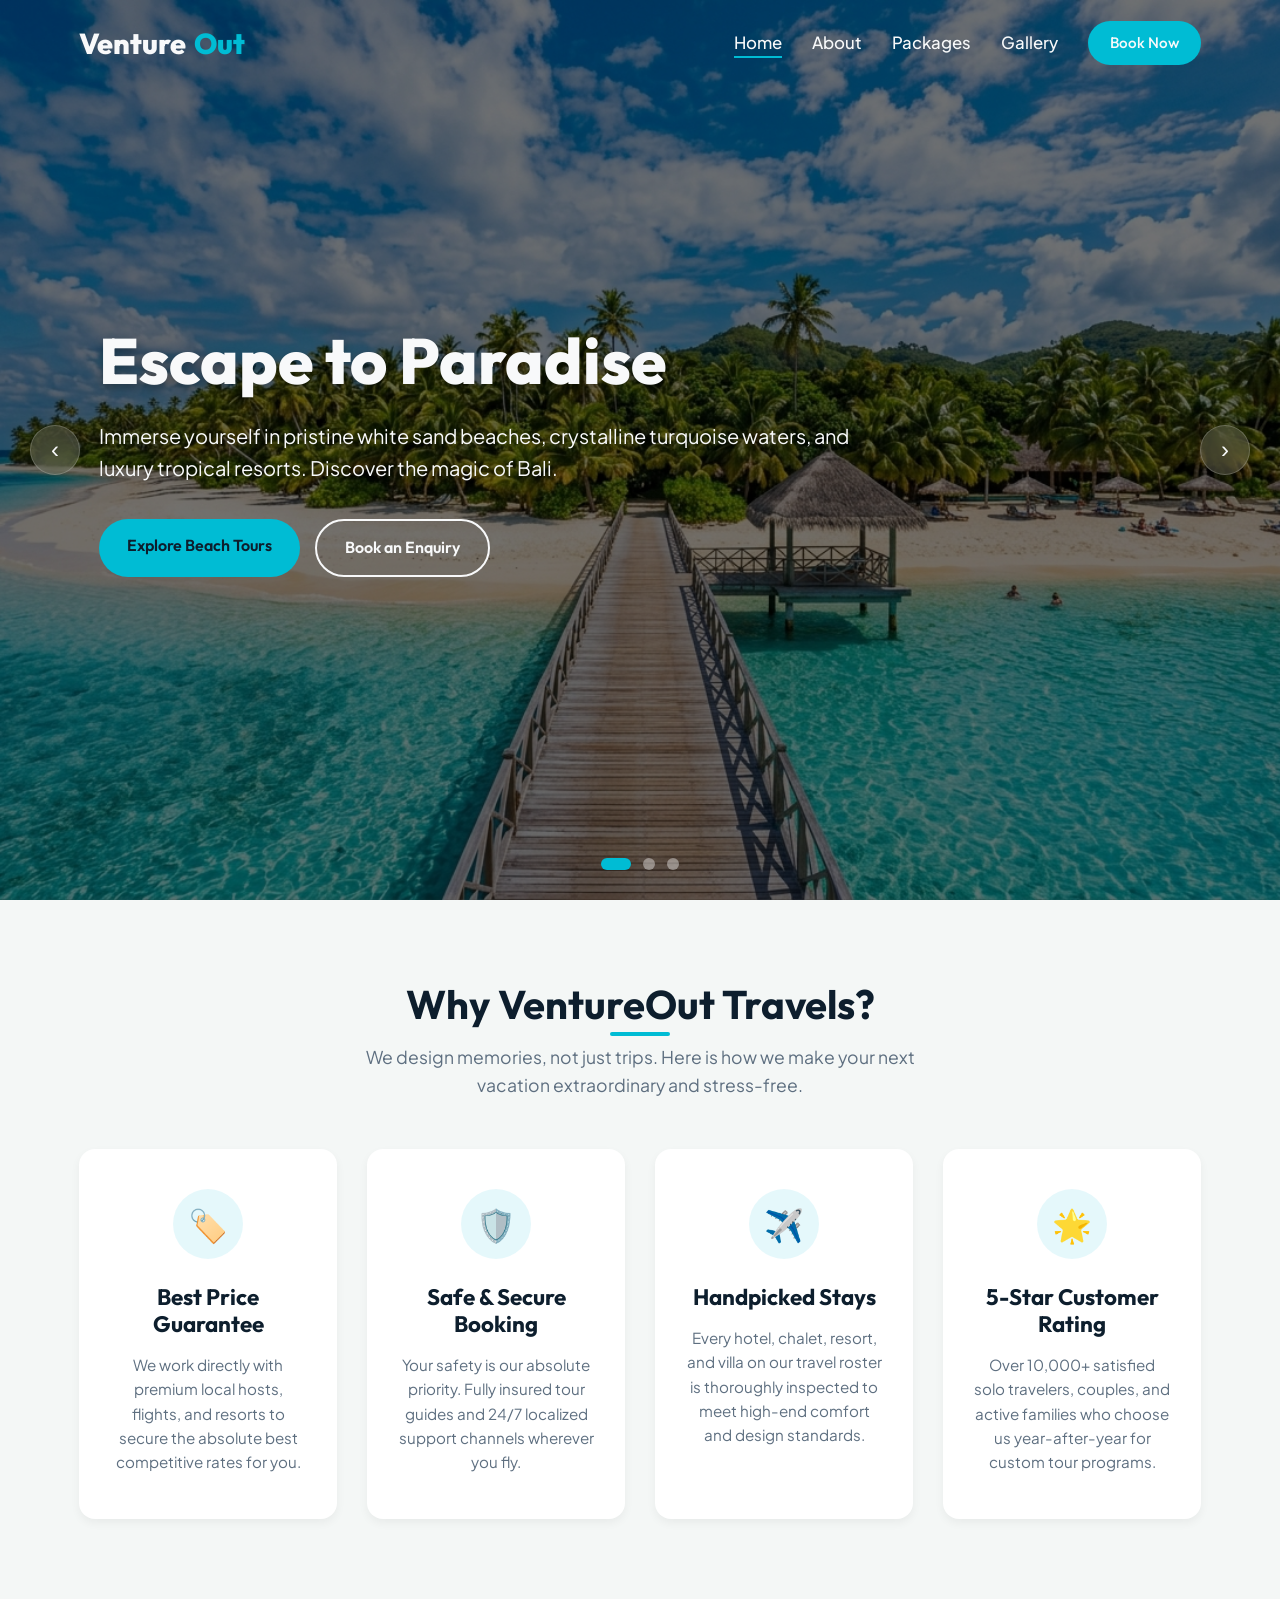
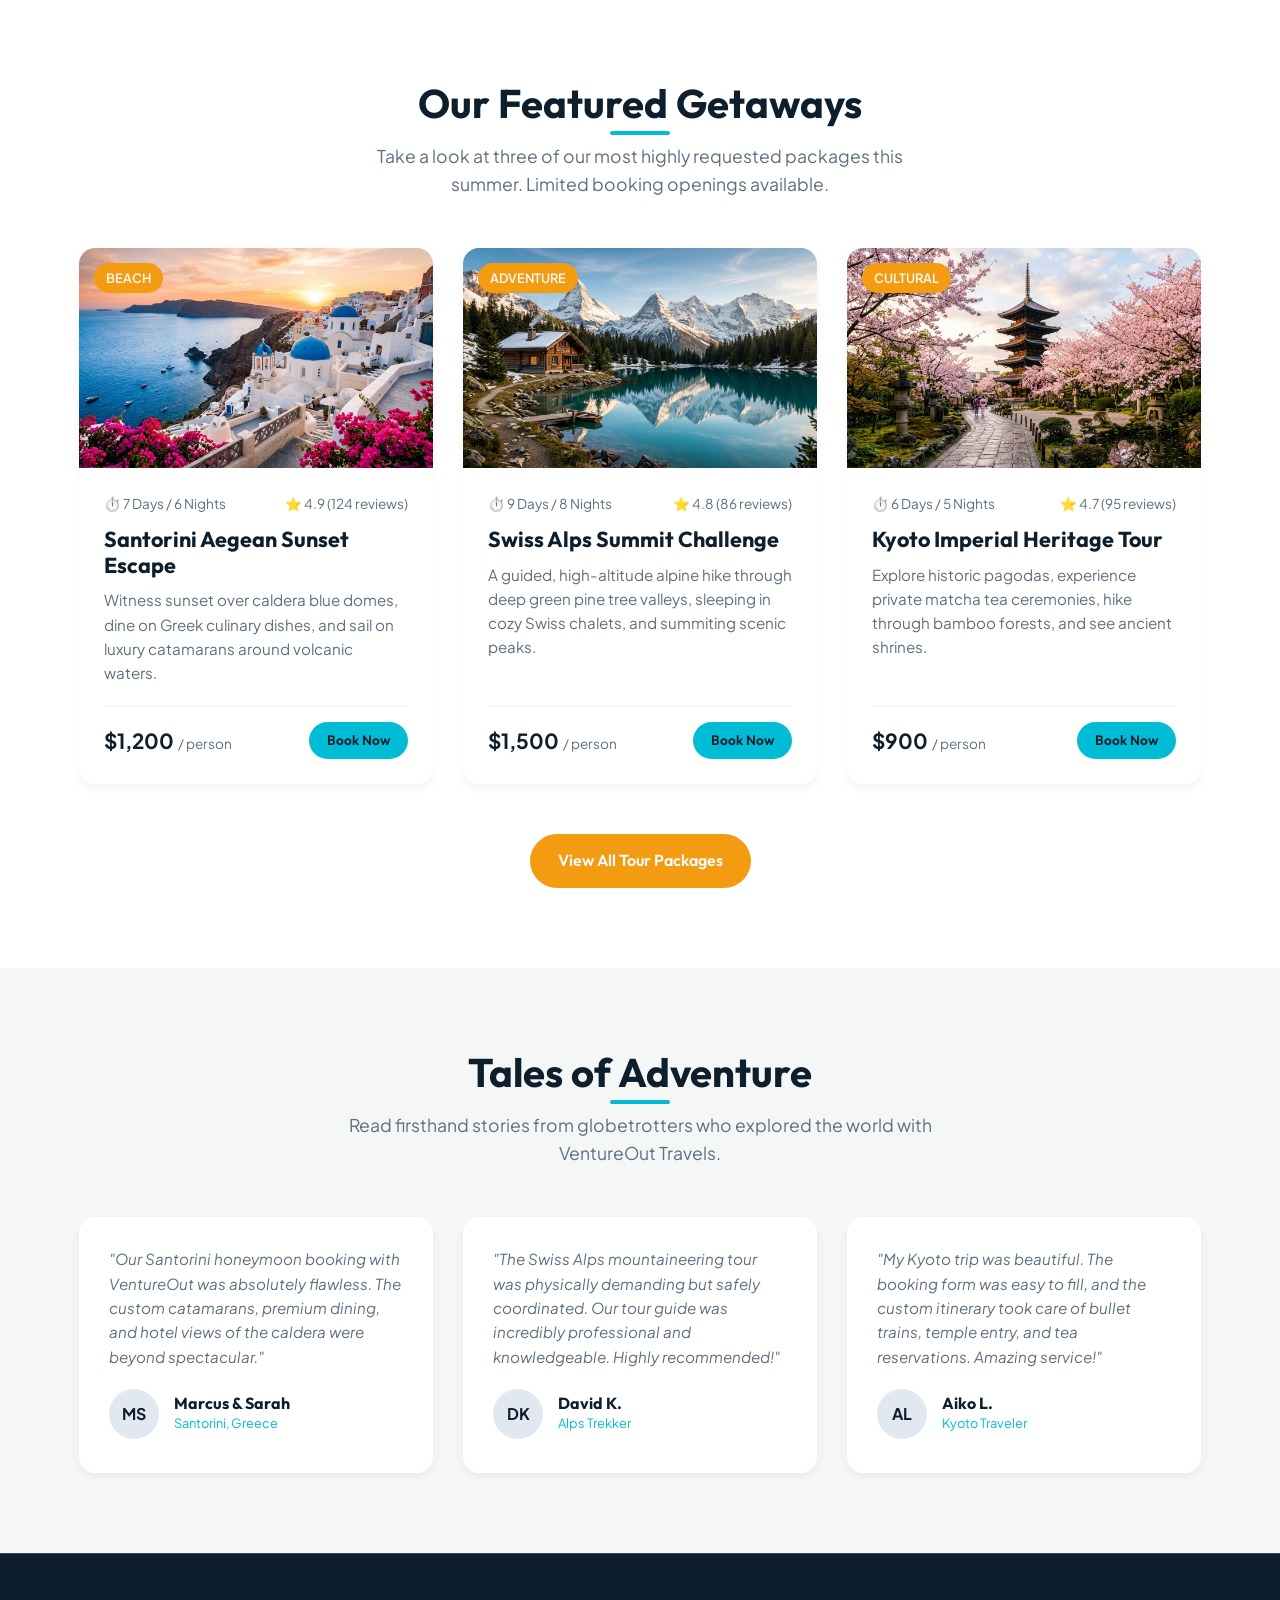
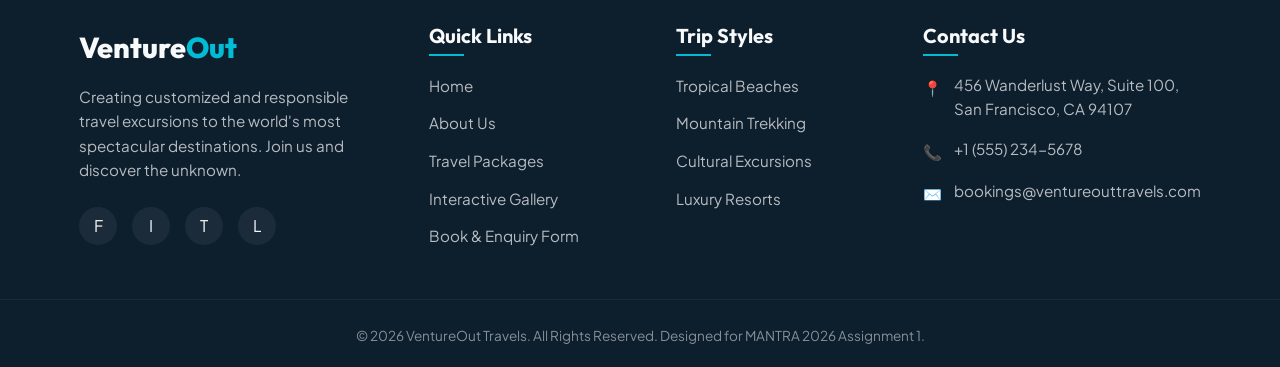
<file: index.html>
<!DOCTYPE html>
<html lang="en">
<head>
  <meta charset="UTF-8">
  <meta name="viewport" content="width=device-width, initial-scale=1.0">
  <!-- Basic SEO Metadata -->
  <title>VentureOut Travels | Discover Your Next Adventure</title>
  <meta name="description" content="Embark on custom curated travels, luxury beach getaways, and thrilling mountain treks with VentureOut Travels. Book your next vacation package today.">
  <meta name="keywords" content="travel agency, tour packages, vacation, beach resort, Swiss Alps trekking, Japan tour, vacation booking">
  <meta name="author" content="VentureOut Travels">
  
  <!-- CSS Stylesheet -->
  <link rel="stylesheet" href="css/style.css">
</head>
<body>

  <!-- Scroll to Top Button -->
  <button class="scroll-top" aria-label="Scroll to top" id="scrollTopBtn">↑</button>

  <!-- Navigation Header -->
  <header>
    <div class="container nav-container">
      <a href="index.html" class="logo" id="logoLink">
        Venture<span>Out</span>
      </a>
      <nav aria-label="Main Navigation">
        <ul class="nav-menu" id="navMenu">
          <li><a href="index.html" class="nav-link active" id="homeLink">Home</a></li>
          <li><a href="about.html" class="nav-link" id="aboutLink">About</a></li>
          <li><a href="packages.html" class="nav-link" id="packagesLink">Packages</a></li>
          <li><a href="gallery.html" class="nav-link" id="galleryLink">Gallery</a></li>
          <li><a href="contact.html" class="nav-link nav-btn btn btn-primary" id="contactLink">Book Now</a></li>
        </ul>
      </nav>
      <button class="hamburger" aria-label="Toggle navigation menu" aria-expanded="false" id="hamburgerMenu">
        <span class="bar"></span>
        <span class="bar"></span>
        <span class="bar"></span>
      </button>
    </div>
  </header>

  <!-- Hero Slider Section -->
  <main>
    <section class="hero-slider" aria-label="Travel Destinations Slider">
      <!-- Slide 1 -->
      <div class="slide active">
        <img class="slide-img" src="assets/hero_beach.jpg" alt="Vibrant beach resort in Bali with wooden pier and turquoise ocean water">
        <div class="container">
          <div class="slide-content">
            <h1>Escape to Paradise</h1>
            <p>Immerse yourself in pristine white sand beaches, crystalline turquoise waters, and luxury tropical resorts. Discover the magic of Bali.</p>
            <div class="slide-actions">
              <a href="packages.html" class="btn btn-primary" id="slide1Cta1">Explore Beach Tours</a>
              <a href="contact.html" class="btn btn-outline" id="slide1Cta2">Book an Enquiry</a>
            </div>
          </div>
        </div>
      </div>

      <!-- Slide 2 -->
      <div class="slide">
        <img class="slide-img" src="assets/hero_alps.jpg" alt="Snow-capped Swiss Alps mountains reflecting on a crystal clear blue alpine lake">
        <div class="container">
          <div class="slide-content">
            <h1>Chasing Alpine Summits</h1>
            <p>Gear up for the journey of a lifetime across the snow-capped Swiss Alps, alpine forests, and breathtaking valleys. Your next trek awaits.</p>
            <div class="slide-actions">
              <a href="packages.html" class="btn btn-primary" id="slide2Cta1">Adventure Packages</a>
              <a href="contact.html" class="btn btn-outline" id="slide2Cta2">Plan My Trek</a>
            </div>
          </div>
        </div>
      </div>

      <!-- Slide 3 -->
      <div class="slide">
        <img class="slide-img" src="assets/hero_kyoto.jpg" alt="Traditional Japanese pagoda temple in Kyoto surrounded by pink cherry blossom trees">
        <div class="container">
          <div class="slide-content">
            <h1>Embrace Ancient Traditions</h1>
            <p>Walk through red autumn foliage, historic temples, and quiet zen gardens. Experience the timeless elegance of Kyoto, Japan.</p>
            <div class="slide-actions">
              <a href="packages.html" class="btn btn-primary" id="slide3Cta1">Cultural Trips</a>
              <a href="contact.html" class="btn btn-outline" id="slide3Cta2">Get Free Quote</a>
            </div>
          </div>
        </div>
      </div>

      <!-- Slider Controls -->
      <button class="slider-control slider-prev" aria-label="Previous destination" id="prevSlideBtn">‹</button>
      <button class="slider-control slider-next" aria-label="Next destination" id="nextSlideBtn">›</button>
      
      <!-- Slider Indicator Dots -->
      <div class="slider-dots" id="sliderDots"></div>
    </section>

    <!-- Highlights Section -->
    <section class="section-padding" id="why-choose-us">
      <div class="container">
        <div class="text-center">
          <h2 class="section-title">Why VentureOut Travels?</h2>
          <p class="section-subtitle">We design memories, not just trips. Here is how we make your next vacation extraordinary and stress-free.</p>
        </div>

        <div class="highlights-grid">
          <!-- Card 1 -->
          <div class="highlight-card" id="highlight1">
            <div class="highlight-icon">🏷️</div>
            <h3>Best Price Guarantee</h3>
            <p>We work directly with premium local hosts, flights, and resorts to secure the absolute best competitive rates for you.</p>
          </div>

          <!-- Card 2 -->
          <div class="highlight-card" id="highlight2">
            <div class="highlight-icon">🛡️</div>
            <h3>Safe & Secure Booking</h3>
            <p>Your safety is our absolute priority. Fully insured tour guides and 24/7 localized support channels wherever you fly.</p>
          </div>

          <!-- Card 3 -->
          <div class="highlight-card" id="highlight3">
            <div class="highlight-icon">✈️</div>
            <h3>Handpicked Stays</h3>
            <p>Every hotel, chalet, resort, and villa on our travel roster is thoroughly inspected to meet high-end comfort and design standards.</p>
          </div>

          <!-- Card 4 -->
          <div class="highlight-card" id="highlight4">
            <div class="highlight-icon">🌟</div>
            <h3>5-Star Customer Rating</h3>
            <p>Over 10,000+ satisfied solo travelers, couples, and active families who choose us year-after-year for custom tour programs.</p>
          </div>
        </div>
      </div>
    </section>

    <!-- Featured Packages Preview -->
    <section class="section-padding" id="featured-packages" style="background-color: var(--bg-white);">
      <div class="container">
        <div class="text-center">
          <h2 class="section-title">Our Featured Getaways</h2>
          <p class="section-subtitle">Take a look at three of our most highly requested packages this summer. Limited booking openings available.</p>
        </div>

        <div class="packages-grid">
          <!-- Package 1: Santorini -->
          <div class="package-card" id="featPkg1">
            <div class="package-img-box">
              <img src="assets/hero_santorini.jpg" alt="Santorini blue domes and white cliffside buildings at sunset">
              <div class="package-badge">Beach</div>
            </div>
            <div class="package-details">
              <div class="package-meta">
                <span>⏱️ 7 Days / 6 Nights</span>
                <span>⭐ 4.9 (124 reviews)</span>
              </div>
              <h3>Santorini Aegean Sunset Escape</h3>
              <p>Witness sunset over caldera blue domes, dine on Greek culinary dishes, and sail on luxury catamarans around volcanic waters.</p>
              <div class="package-footer">
                <div class="package-price">$1,200 <span>/ person</span></div>
                <a href="contact.html" class="btn btn-primary" id="bookFeat1Btn">Book Now</a>
              </div>
            </div>
          </div>

          <!-- Package 2: Alps -->
          <div class="package-card" id="featPkg2">
            <div class="package-img-box">
              <img src="assets/hero_alps.jpg" alt="A wood cabin by a serene lake in front of snowy Swiss Alps peaks">
              <div class="package-badge">Adventure</div>
            </div>
            <div class="package-details">
              <div class="package-meta">
                <span>⏱️ 9 Days / 8 Nights</span>
                <span>⭐ 4.8 (86 reviews)</span>
              </div>
              <h3>Swiss Alps Summit Challenge</h3>
              <p>A guided, high-altitude alpine hike through deep green pine tree valleys, sleeping in cozy Swiss chalets, and summiting scenic peaks.</p>
              <div class="package-footer">
                <div class="package-price">$1,500 <span>/ person</span></div>
                <a href="contact.html" class="btn btn-primary" id="bookFeat2Btn">Book Now</a>
              </div>
            </div>
          </div>

          <!-- Package 3: Kyoto -->
          <div class="package-card" id="featPkg3">
            <div class="package-img-box">
              <img src="assets/hero_kyoto.jpg" alt="A scenic view of a Japanese pagoda amidst cherry blossoms">
              <div class="package-badge">Cultural</div>
            </div>
            <div class="package-details">
              <div class="package-meta">
                <span>⏱️ 6 Days / 5 Nights</span>
                <span>⭐ 4.7 (95 reviews)</span>
              </div>
              <h3>Kyoto Imperial Heritage Tour</h3>
              <p>Explore historic pagodas, experience private matcha tea ceremonies, hike through bamboo forests, and see ancient shrines.</p>
              <div class="package-footer">
                <div class="package-price">$900 <span>/ person</span></div>
                <a href="contact.html" class="btn btn-primary" id="bookFeat3Btn">Book Now</a>
              </div>
            </div>
          </div>
        </div>

        <div class="text-center" style="margin-top: 50px;">
          <a href="packages.html" class="btn btn-accent" id="allPackagesCta">View All Tour Packages</a>
        </div>
      </div>
    </section>

    <!-- Testimonials Section -->
    <section class="section-padding" id="testimonials">
      <div class="container">
        <div class="text-center">
          <h2 class="section-title">Tales of Adventure</h2>
          <p class="section-subtitle">Read firsthand stories from globetrotters who explored the world with VentureOut Travels.</p>
        </div>

        <div class="highlights-grid">
          <div class="highlight-card" id="testi1" style="background: var(--bg-white); padding: 30px; text-align: left;">
            <p style="font-style: italic; color: var(--text-muted); margin-bottom: 20px;">"Our Santorini honeymoon booking with VentureOut was absolutely flawless. The custom catamarans, premium dining, and hotel views of the caldera were beyond spectacular."</p>
            <div style="display: flex; align-items: center; gap: 15px;">
              <div style="width: 50px; height: 50px; border-radius: 50%; background: #e2e8f0; display: flex; justify-content: center; align-items: center; font-weight: 700; color: var(--primary-color);">MS</div>
              <div>
                <h4 style="font-size: 1rem; margin: 0;">Marcus & Sarah</h4>
                <p style="font-size: 0.8rem; color: var(--secondary-color); margin: 0;">Santorini, Greece</p>
              </div>
            </div>
          </div>

          <div class="highlight-card" id="testi2" style="background: var(--bg-white); padding: 30px; text-align: left;">
            <p style="font-style: italic; color: var(--text-muted); margin-bottom: 20px;">"The Swiss Alps mountaineering tour was physically demanding but safely coordinated. Our tour guide was incredibly professional and knowledgeable. Highly recommended!"</p>
            <div style="display: flex; align-items: center; gap: 15px;">
              <div style="width: 50px; height: 50px; border-radius: 50%; background: #e2e8f0; display: flex; justify-content: center; align-items: center; font-weight: 700; color: var(--primary-color);">DK</div>
              <div>
                <h4 style="font-size: 1rem; margin: 0;">David K.</h4>
                <p style="font-size: 0.8rem; color: var(--secondary-color); margin: 0;">Alps Trekker</p>
              </div>
            </div>
          </div>

          <div class="highlight-card" id="testi3" style="background: var(--bg-white); padding: 30px; text-align: left;">
            <p style="font-style: italic; color: var(--text-muted); margin-bottom: 20px;">"My Kyoto trip was beautiful. The booking form was easy to fill, and the custom itinerary took care of bullet trains, temple entry, and tea reservations. Amazing service!"</p>
            <div style="display: flex; align-items: center; gap: 15px;">
              <div style="width: 50px; height: 50px; border-radius: 50%; background: #e2e8f0; display: flex; justify-content: center; align-items: center; font-weight: 700; color: var(--primary-color);">AL</div>
              <div>
                <h4 style="font-size: 1rem; margin: 0;">Aiko L.</h4>
                <p style="font-size: 0.8rem; color: var(--secondary-color); margin: 0;">Kyoto Traveler</p>
              </div>
            </div>
          </div>
        </div>
      </div>
    </section>
  </main>

  <!-- Footer Section -->
  <footer>
    <div class="container footer-grid">
      <!-- Column 1 -->
      <div class="footer-col footer-about" id="footerColAbout">
        <a href="index.html" class="logo" style="margin-bottom: 15px; display: inline-block;">
          Venture<span>Out</span>
        </a>
        <p>Creating customized and responsible travel excursions to the world's most spectacular destinations. Join us and discover the unknown.</p>
        <div class="social-links">
          <a href="#" class="social-icon" aria-label="VentureOut Facebook" id="fbLink">F</a>
          <a href="#" class="social-icon" aria-label="VentureOut Instagram" id="igLink">I</a>
          <a href="#" class="social-icon" aria-label="VentureOut Twitter" id="twLink">T</a>
          <a href="#" class="social-icon" aria-label="VentureOut LinkedIn" id="liLink">L</a>
        </div>
      </div>

      <!-- Column 2 -->
      <div class="footer-col" id="footerColLinks">
        <h3>Quick Links</h3>
        <ul>
          <li><a href="index.html" id="footHomeLink">Home</a></li>
          <li><a href="about.html" id="footAboutLink">About Us</a></li>
          <li><a href="packages.html" id="footPackagesLink">Travel Packages</a></li>
          <li><a href="gallery.html" id="footGalleryLink">Interactive Gallery</a></li>
          <li><a href="contact.html" id="footContactLink">Book & Enquiry Form</a></li>
        </ul>
      </div>

      <!-- Column 3 -->
      <div class="footer-col" id="footerColCategories">
        <h3>Trip Styles</h3>
        <ul>
          <li><a href="packages.html" id="footStyleBeach">Tropical Beaches</a></li>
          <li><a href="packages.html" id="footStyleAdventure">Mountain Trekking</a></li>
          <li><a href="packages.html" id="footStyleCulture">Cultural Excursions</a></li>
          <li><a href="packages.html" id="footStyleLuxury">Luxury Resorts</a></li>
        </ul>
      </div>

      <!-- Column 4 -->
      <div class="footer-col" id="footerColContact">
        <h3>Contact Us</h3>
        <div class="footer-contact-info">
          <div class="footer-contact-item">
            <span>📍</span>
            <span>456 Wanderlust Way, Suite 100, San Francisco, CA 94107</span>
          </div>
          <div class="footer-contact-item">
            <span>📞</span>
            <span>+1 (555) 234-5678</span>
          </div>
          <div class="footer-contact-item">
            <span>✉️</span>
            <span>bookings@ventureouttravels.com</span>
          </div>
        </div>
      </div>
    </div>

    <div class="footer-bottom">
      <div class="container">
        <p>&copy; 2026 VentureOut Travels. All Rights Reserved. Designed for MANTRA 2026 Assignment 1.</p>
      </div>
    </div>
  </footer>

  <!-- Script File -->
  <script src="js/main.js"></script>
</body>
</html>
</file>
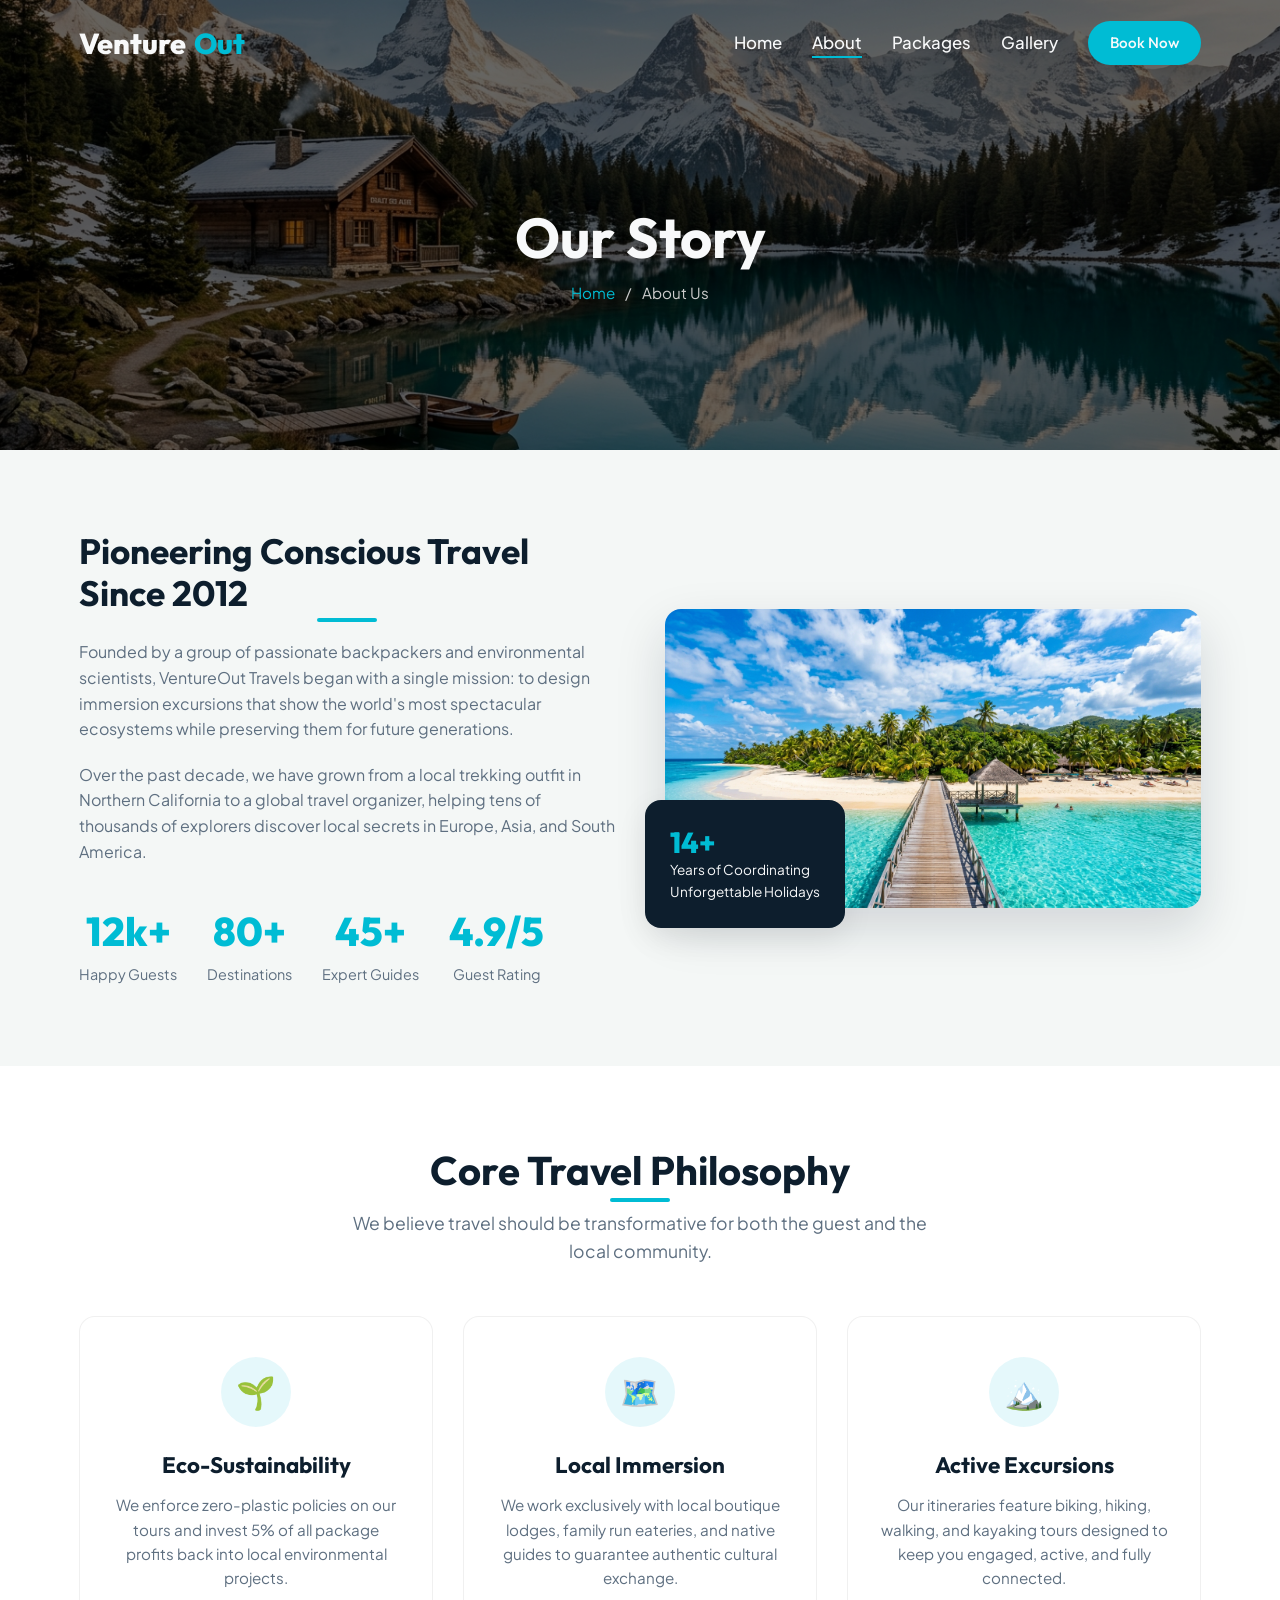
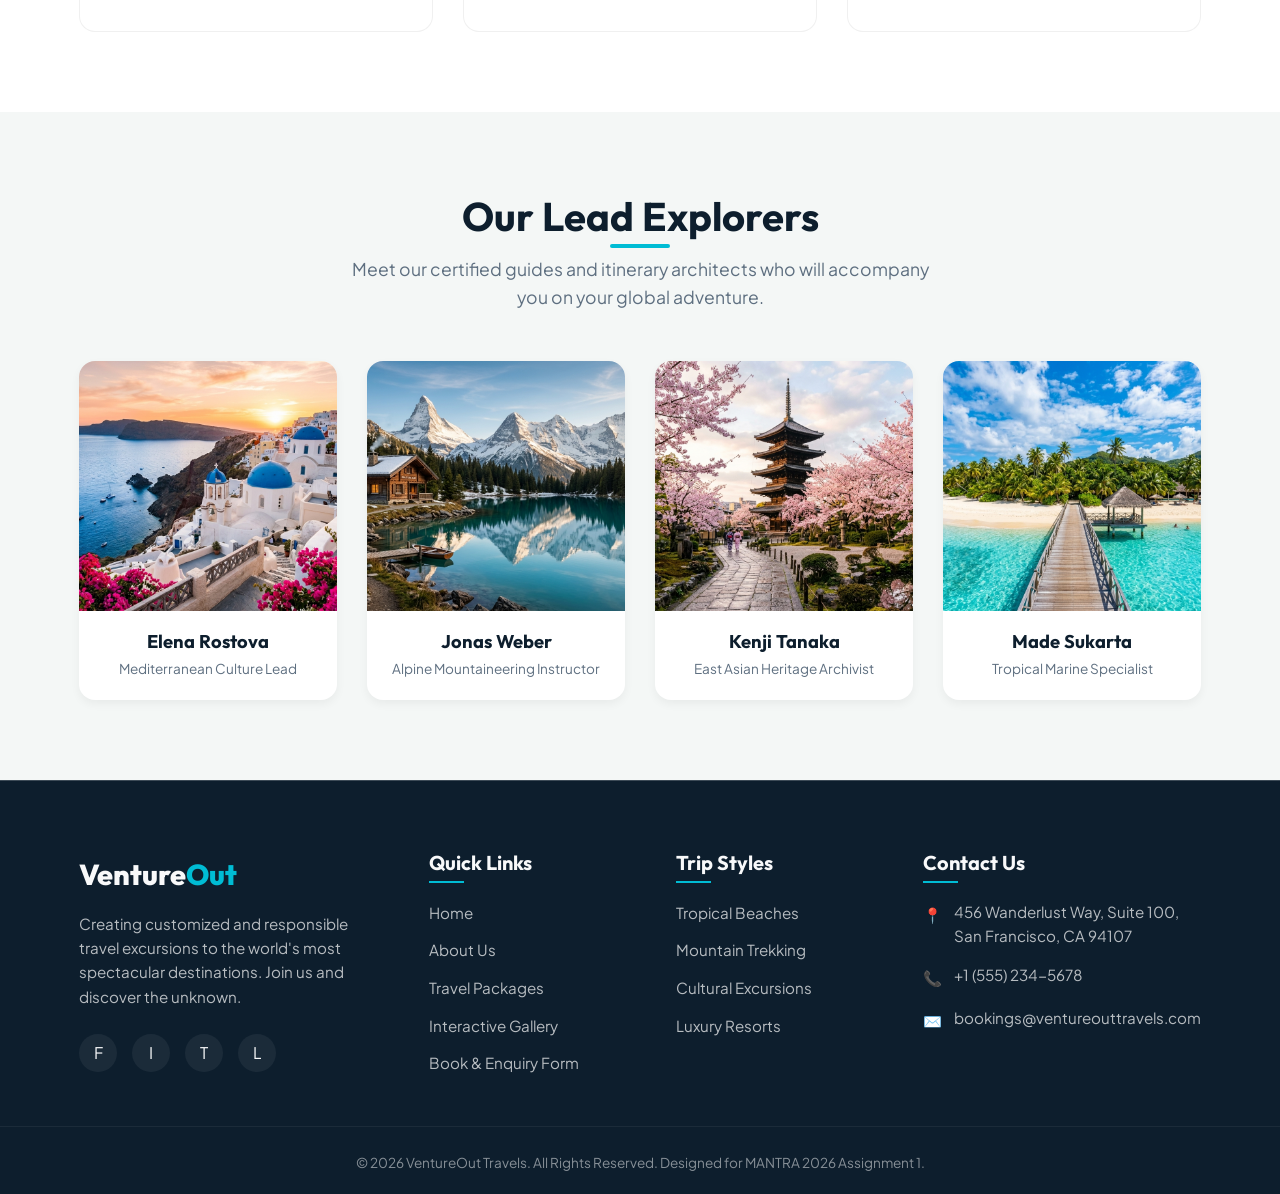
<file: about.html>
<!DOCTYPE html>
<html lang="en">
<head>
  <meta charset="UTF-8">
  <meta name="viewport" content="width=device-width, initial-scale=1.0">
  <!-- Basic SEO Metadata -->
  <title>VentureOut Travels | Our Story & Expert Tour Guides</title>
  <meta name="description" content="Learn about VentureOut Travels' mission to deliver authentic, high-quality, and environmentally sustainable travels. Meet our team of global adventure guides.">
  <meta name="keywords" content="about travel agency, eco-tourism, professional tour guides, travel team, travel mission">
  <meta name="author" content="VentureOut Travels">
  
  <!-- CSS Stylesheet -->
  <link rel="stylesheet" href="css/style.css">
</head>
<body>

  <!-- Scroll to Top Button -->
  <button class="scroll-top" aria-label="Scroll to top" id="scrollTopBtn">↑</button>

  <!-- Navigation Header -->
  <header class="scrolled"> <!-- Subpages always start with scrolled style for readability -->
    <div class="container nav-container">
      <a href="index.html" class="logo" id="logoLink">
        Venture<span>Out</span>
      </a>
      <nav aria-label="Main Navigation">
        <ul class="nav-menu" id="navMenu">
          <li><a href="index.html" class="nav-link" id="homeLink">Home</a></li>
          <li><a href="about.html" class="nav-link active" id="aboutLink">About</a></li>
          <li><a href="packages.html" class="nav-link" id="packagesLink">Packages</a></li>
          <li><a href="gallery.html" class="nav-link" id="galleryLink">Gallery</a></li>
          <li><a href="contact.html" class="nav-link nav-btn btn btn-primary" id="contactLink">Book Now</a></li>
        </ul>
      </nav>
      <button class="hamburger" aria-label="Toggle navigation menu" aria-expanded="false" id="hamburgerMenu">
        <span class="bar"></span>
        <span class="bar"></span>
        <span class="bar"></span>
      </button>
    </div>
  </header>

  <main>
    <!-- Page Banner -->
    <section class="page-banner" aria-label="About Us Banner">
      <img class="page-banner-img" src="assets/hero_alps.jpg" alt="Scenic mountains background banner for the about page">
      <div class="page-banner-content">
        <h1>Our Story</h1>
        <div class="breadcrumbs">
          <a href="index.html">Home</a><span>/</span><span>About Us</span>
        </div>
      </div>
    </section>

    <!-- Detailed Agency Bio -->
    <section class="section-padding" id="agency-bio">
      <div class="container about-grid">
        <div class="about-content" id="bioText">
          <h2 class="section-title" style="display: block; font-size: 2.2rem; text-align: left; margin-bottom: 25px;">Pioneering Conscious Travel Since 2012</h2>
          <p>Founded by a group of passionate backpackers and environmental scientists, VentureOut Travels began with a single mission: to design immersion excursions that show the world's most spectacular ecosystems while preserving them for future generations.</p>
          <p>Over the past decade, we have grown from a local trekking outfit in Northern California to a global travel organizer, helping tens of thousands of explorers discover local secrets in Europe, Asia, and South America.</p>
          
          <!-- Statistics grid -->
          <div class="about-stats">
            <div class="stat-item" id="statTravelers">
              <div class="stat-num">12k+</div>
              <div class="stat-label">Happy Guests</div>
            </div>
            <div class="stat-item" id="statDestinations">
              <div class="stat-num">80+</div>
              <div class="stat-label">Destinations</div>
            </div>
            <div class="stat-item" id="statGuides">
              <div class="stat-num">45+</div>
              <div class="stat-label">Expert Guides</div>
            </div>
            <div class="stat-item" id="statRating">
              <div class="stat-num">4.9/5</div>
              <div class="stat-label">Guest Rating</div>
            </div>
          </div>
        </div>

        <div class="about-img-box" id="bioImgBox">
          <img src="assets/hero_beach.jpg" alt="A gorgeous beach resort representing our high-quality travel programs">
          <div class="about-badge" id="bioBadge">
            <h4>14+</h4>
            <p>Years of Coordinating Unforgettable Holidays</p>
          </div>
        </div>
      </div>
    </section>

    <!-- Mission & Values Section -->
    <section class="section-padding" id="mission-values" style="background-color: var(--bg-white);">
      <div class="container">
        <div class="text-center">
          <h2 class="section-title">Core Travel Philosophy</h2>
          <p class="section-subtitle">We believe travel should be transformative for both the guest and the local community.</p>
        </div>

        <div class="highlights-grid">
          <div class="highlight-card" id="value1" style="box-shadow: none; border: 1px solid rgba(0,0,0,0.06);">
            <div class="highlight-icon">🌱</div>
            <h3>Eco-Sustainability</h3>
            <p>We enforce zero-plastic policies on our tours and invest 5% of all package profits back into local environmental projects.</p>
          </div>
          <div class="highlight-card" id="value2" style="box-shadow: none; border: 1px solid rgba(0,0,0,0.06);">
            <div class="highlight-icon">🗺️</div>
            <h3>Local Immersion</h3>
            <p>We work exclusively with local boutique lodges, family run eateries, and native guides to guarantee authentic cultural exchange.</p>
          </div>
          <div class="highlight-card" id="value3" style="box-shadow: none; border: 1px solid rgba(0,0,0,0.06);">
            <div class="highlight-icon">🏔️</div>
            <h3>Active Excursions</h3>
            <p>Our itineraries feature biking, hiking, walking, and kayaking tours designed to keep you engaged, active, and fully connected.</p>
          </div>
        </div>
      </div>
    </section>

    <!-- Meet The Team Section -->
    <section class="section-padding" id="team">
      <div class="container">
        <div class="text-center">
          <h2 class="section-title">Our Lead Explorers</h2>
          <p class="section-subtitle">Meet our certified guides and itinerary architects who will accompany you on your global adventure.</p>
        </div>

        <div class="team-grid">
          <!-- Guide 1 -->
          <div class="team-card" id="teamMember1">
            <div class="team-img">
              <!-- Using Santorini as a beautiful representative placeholder image for context of a Mediterranean guide -->
              <img src="assets/hero_santorini.jpg" alt="A scenic photo of a Greek guide standing by white cliffside buildings">
            </div>
            <div class="team-info">
              <h4>Elena Rostova</h4>
              <p>Mediterranean Culture Lead</p>
            </div>
          </div>

          <!-- Guide 2 -->
          <div class="team-card" id="teamMember2">
            <div class="team-img">
              <img src="assets/hero_alps.jpg" alt="A scenic photo of an alpine guide climbing peak in Switzerland">
            </div>
            <div class="team-info">
              <h4>Jonas Weber</h4>
              <p>Alpine Mountaineering Instructor</p>
            </div>
          </div>

          <!-- Guide 3 -->
          <div class="team-card" id="teamMember3">
            <div class="team-img">
              <img src="assets/hero_kyoto.jpg" alt="A scenic photo of a cultural guide by pagoda in Japan">
            </div>
            <div class="team-info">
              <h4>Kenji Tanaka</h4>
              <p>East Asian Heritage Archivist</p>
            </div>
          </div>

          <!-- Guide 4 -->
          <div class="team-card" id="teamMember4">
            <div class="team-img">
              <img src="assets/hero_beach.jpg" alt="A scenic photo of a guide in Bali surfing and managing beach safety">
            </div>
            <div class="team-info">
              <h4>Made Sukarta</h4>
              <p>Tropical Marine Specialist</p>
            </div>
          </div>
        </div>
      </div>
    </section>
  </main>

  <!-- Footer Section -->
  <footer>
    <div class="container footer-grid">
      <!-- Column 1 -->
      <div class="footer-col footer-about" id="footerColAbout">
        <a href="index.html" class="logo" style="margin-bottom: 15px; display: inline-block;">
          Venture<span>Out</span>
        </a>
        <p>Creating customized and responsible travel excursions to the world's most spectacular destinations. Join us and discover the unknown.</p>
        <div class="social-links">
          <a href="#" class="social-icon" aria-label="VentureOut Facebook" id="fbLink">F</a>
          <a href="#" class="social-icon" aria-label="VentureOut Instagram" id="igLink">I</a>
          <a href="#" class="social-icon" aria-label="VentureOut Twitter" id="twLink">T</a>
          <a href="#" class="social-icon" aria-label="VentureOut LinkedIn" id="liLink">L</a>
        </div>
      </div>

      <!-- Column 2 -->
      <div class="footer-col" id="footerColLinks">
        <h3>Quick Links</h3>
        <ul>
          <li><a href="index.html" id="footHomeLink">Home</a></li>
          <li><a href="about.html" id="footAboutLink">About Us</a></li>
          <li><a href="packages.html" id="footPackagesLink">Travel Packages</a></li>
          <li><a href="gallery.html" id="footGalleryLink">Interactive Gallery</a></li>
          <li><a href="contact.html" id="footContactLink">Book & Enquiry Form</a></li>
        </ul>
      </div>

      <!-- Column 3 -->
      <div class="footer-col" id="footerColCategories">
        <h3>Trip Styles</h3>
        <ul>
          <li><a href="packages.html" id="footStyleBeach">Tropical Beaches</a></li>
          <li><a href="packages.html" id="footStyleAdventure">Mountain Trekking</a></li>
          <li><a href="packages.html" id="footStyleCulture">Cultural Excursions</a></li>
          <li><a href="packages.html" id="footStyleLuxury">Luxury Resorts</a></li>
        </ul>
      </div>

      <!-- Column 4 -->
      <div class="footer-col" id="footerColContact">
        <h3>Contact Us</h3>
        <div class="footer-contact-info">
          <div class="footer-contact-item">
            <span>📍</span>
            <span>456 Wanderlust Way, Suite 100, San Francisco, CA 94107</span>
          </div>
          <div class="footer-contact-item">
            <span>📞</span>
            <span>+1 (555) 234-5678</span>
          </div>
          <div class="footer-contact-item">
            <span>✉️</span>
            <span>bookings@ventureouttravels.com</span>
          </div>
        </div>
      </div>
    </div>

    <div class="footer-bottom">
      <div class="container">
        <p>&copy; 2026 VentureOut Travels. All Rights Reserved. Designed for MANTRA 2026 Assignment 1.</p>
      </div>
    </div>
  </footer>

  <!-- Script File -->
  <script src="js/main.js"></script>
</body>
</html>
</file>
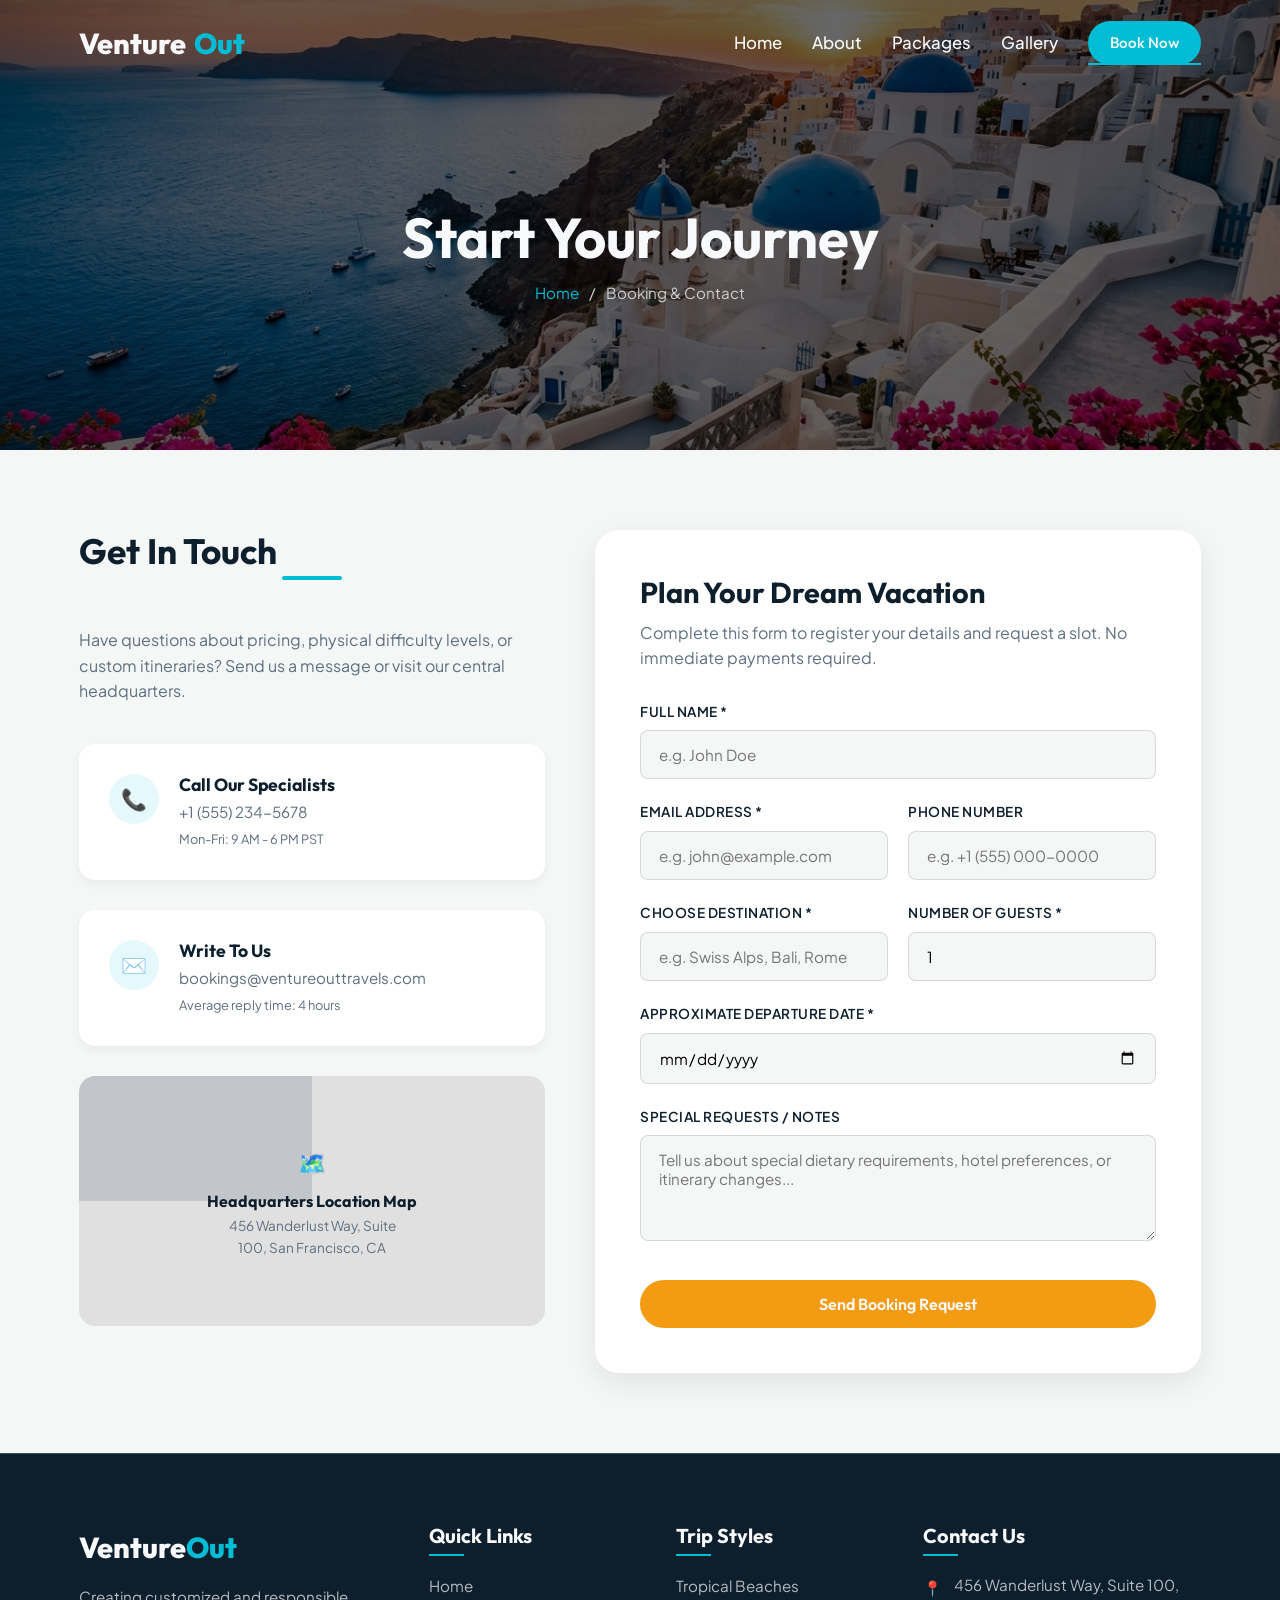
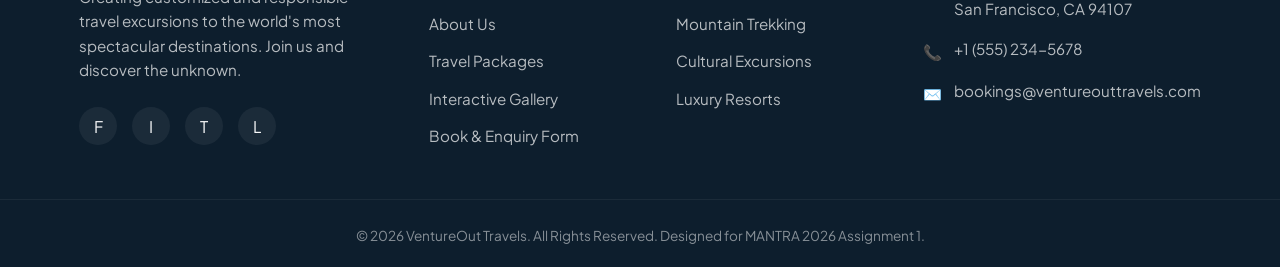
<file: contact.html>
<!DOCTYPE html>
<html lang="en">
<head>
  <meta charset="UTF-8">
  <meta name="viewport" content="width=device-width, initial-scale=1.0">
  <!-- Basic SEO Metadata -->
  <title>VentureOut Travels | Book Your Trip & Contact Us</title>
  <meta name="description" content="Ready to embark? Fill out our travel enquiry booking form to plan your custom itinerary. Contact our support team for flights, tours, and dates.">
  <meta name="keywords" content="contact travel agency, tour booking form, book vacation online, travel contact details, customer support travel">
  <meta name="author" content="VentureOut Travels">
  
  <!-- CSS Stylesheet -->
  <link rel="stylesheet" href="css/style.css">
</head>
<body>

  <!-- Scroll to Top Button -->
  <button class="scroll-top" aria-label="Scroll to top" id="scrollTopBtn">↑</button>

  <!-- Navigation Header -->
  <header class="scrolled">
    <div class="container nav-container">
      <a href="index.html" class="logo" id="logoLink">
        Venture<span>Out</span>
      </a>
      <nav aria-label="Main Navigation">
        <ul class="nav-menu" id="navMenu">
          <li><a href="index.html" class="nav-link" id="homeLink">Home</a></li>
          <li><a href="about.html" class="nav-link" id="aboutLink">About</a></li>
          <li><a href="packages.html" class="nav-link" id="packagesLink">Packages</a></li>
          <li><a href="gallery.html" class="nav-link" id="galleryLink">Gallery</a></li>
          <li><a href="contact.html" class="nav-link active nav-btn btn btn-primary" id="contactLink">Book Now</a></li>
        </ul>
      </nav>
      <button class="hamburger" aria-label="Toggle navigation menu" aria-expanded="false" id="hamburgerMenu">
        <span class="bar"></span>
        <span class="bar"></span>
        <span class="bar"></span>
      </button>
    </div>
  </header>

  <main>
    <!-- Page Banner -->
    <section class="page-banner" aria-label="Contact Banner">
      <img class="page-banner-img" src="assets/hero_santorini.jpg" alt="Santorini blue domes cliff banner background for the contact page">
      <div class="page-banner-content">
        <h1>Start Your Journey</h1>
        <div class="breadcrumbs">
          <a href="index.html">Home</a><span>/</span><span>Booking & Contact</span>
        </div>
      </div>
    </section>

    <!-- Split Grid Section -->
    <section class="section-padding" id="booking-contact-section">
      <div class="container contact-grid">
        
        <!-- Left: Contact Details and Map Placeholder -->
        <div class="contact-info" id="contactDetailsCol">
          <h2 class="section-title" style="display: block; font-size: 2.2rem; text-align: left; margin-bottom: 25px;">Get In Touch</h2>
          <p style="color: var(--text-muted); margin-bottom: 10px;">Have questions about pricing, physical difficulty levels, or custom itineraries? Send us a message or visit our central headquarters.</p>

          <!-- Phone Card -->
          <div class="contact-method-card" id="contactPhoneCard">
            <div class="contact-method-icon">📞</div>
            <div class="contact-method-details">
              <h4>Call Our Specialists</h4>
              <p><a href="tel:+15552345678" id="phoneCallLink">+1 (555) 234-5678</a></p>
              <p style="font-size: 0.8rem; margin-top: 5px;">Mon-Fri: 9 AM - 6 PM PST</p>
            </div>
          </div>

          <!-- Email Card -->
          <div class="contact-method-card" id="contactEmailCard">
            <div class="contact-method-icon">✉️</div>
            <div class="contact-method-details">
              <h4>Write To Us</h4>
              <p><a href="mailto:bookings@ventureouttravels.com" id="emailMailLink">bookings@ventureouttravels.com</a></p>
              <p style="font-size: 0.8rem; margin-top: 5px;">Average reply time: 4 hours</p>
            </div>
          </div>

          <!-- Map Visualizer Placeholder (Assignment Suggested Feature) -->
          <div class="contact-map-placeholder" id="contactMapVisualizer">
            <!-- Stylized map background -->
            <div style="background-color: var(--primary-light); width: 100%; height: 100%; opacity: 0.15; position: absolute; top:0; left:0;"></div>
            <div>
              <p style="font-size: 1.5rem; margin-bottom: 8px;">🗺️</p>
              <p style="font-family: var(--font-headings); font-weight: 700; color: var(--primary-color);">Headquarters Location Map</p>
              <p style="font-size: 0.85rem; font-weight: 400; padding: 0 20px;">456 Wanderlust Way, Suite 100, San Francisco, CA</p>
            </div>
          </div>
        </div>

        <!-- Right: Interactive Booking Form -->
        <div class="contact-form-container" id="contactFormCol">
          <h3>Plan Your Dream Vacation</h3>
          <p>Complete this form to register your details and request a slot. No immediate payments required.</p>

          <form id="bookingForm" novalidate>
            <!-- Name Field -->
            <div class="form-group">
              <label for="name" class="form-label">Full Name *</label>
              <input type="text" id="name" name="name" class="form-input" placeholder="e.g. John Doe" required>
              <span class="form-error-msg">Please enter your full name.</span>
            </div>

            <!-- Row 1: Email and Phone -->
            <div class="form-group-row">
              <div class="form-group">
                <label for="email" class="form-label">Email Address *</label>
                <input type="email" id="email" name="email" class="form-input" placeholder="e.g. john@example.com" required>
                <span class="form-error-msg">Please enter a valid email address.</span>
              </div>
              <div class="form-group">
                <label for="phone" class="form-label">Phone Number</label>
                <input type="tel" id="phone" name="phone" class="form-input" placeholder="e.g. +1 (555) 000-0000">
                <span class="form-error-msg">Please enter a valid phone number format.</span>
              </div>
            </div>

            <!-- Row 2: Destination and Travelers -->
            <div class="form-group-row">
              <div class="form-group">
                <label for="destination" class="form-label">Choose Destination *</label>
                <input type="text" id="destination" name="destination" class="form-input" placeholder="e.g. Swiss Alps, Bali, Rome" required>
                <span class="form-error-msg">Please specify where you want to travel.</span>
              </div>
              <div class="form-group">
                <label for="travelers" class="form-label">Number of Guests *</label>
                <input type="number" id="travelers" name="travelers" class="form-input" min="1" max="20" value="1" required>
                <span class="form-error-msg">Please specify at least 1 guest.</span>
              </div>
            </div>

            <!-- Departure Date -->
            <div class="form-group">
              <label for="departureDate" class="form-label">Approximate Departure Date *</label>
              <input type="date" id="departureDate" name="departureDate" class="form-input" required>
              <span class="form-error-msg">Please select a departure date.</span>
            </div>

            <!-- Message / Notes -->
            <div class="form-group">
              <label for="notes" class="form-label">Special Requests / Notes</label>
              <textarea id="notes" name="notes" class="form-input" rows="4" placeholder="Tell us about special dietary requirements, hotel preferences, or itinerary changes..."></textarea>
            </div>

            <button type="submit" class="btn btn-accent btn-block" style="width: 100%; margin-top: 10px;" id="submitBookingBtn">Send Booking Request</button>
          </form>
        </div>

      </div>
    </section>

    <!-- Success Modal Popup Overlay (JavaScript Controlled) -->
    <div class="modal-overlay" aria-label="Booking Confirmation Success Dialog" role="dialog" aria-modal="true" id="successModalOverlay">
      <div class="success-modal">
        <div class="success-icon">✓</div>
        <h3>Booking Requested!</h3>
        <p>Thank you for submitting your enquiry. Our trip specialists will connect with you via email shortly.</p>
        <button class="btn btn-primary modal-close-btn" id="closeSuccessModalBtn">Got it, thanks!</button>
      </div>
    </div>
  </main>

  <!-- Footer Section -->
  <footer>
    <div class="container footer-grid">
      <!-- Column 1 -->
      <div class="footer-col footer-about" id="footerColAbout">
        <a href="index.html" class="logo" style="margin-bottom: 15px; display: inline-block;">
          Venture<span>Out</span>
        </a>
        <p>Creating customized and responsible travel excursions to the world's most spectacular destinations. Join us and discover the unknown.</p>
        <div class="social-links">
          <a href="#" class="social-icon" aria-label="VentureOut Facebook" id="fbLink">F</a>
          <a href="#" class="social-icon" aria-label="VentureOut Instagram" id="igLink">I</a>
          <a href="#" class="social-icon" aria-label="VentureOut Twitter" id="twLink">T</a>
          <a href="#" class="social-icon" aria-label="VentureOut LinkedIn" id="liLink">L</a>
        </div>
      </div>

      <!-- Column 2 -->
      <div class="footer-col" id="footerColLinks">
        <h3>Quick Links</h3>
        <ul>
          <li><a href="index.html" id="footHomeLink">Home</a></li>
          <li><a href="about.html" id="footAboutLink">About Us</a></li>
          <li><a href="packages.html" id="footPackagesLink">Travel Packages</a></li>
          <li><a href="gallery.html" id="footGalleryLink">Interactive Gallery</a></li>
          <li><a href="contact.html" id="footContactLink">Book & Enquiry Form</a></li>
        </ul>
      </div>

      <!-- Column 3 -->
      <div class="footer-col" id="footerColCategories">
        <h3>Trip Styles</h3>
        <ul>
          <li><a href="packages.html" id="footStyleBeach">Tropical Beaches</a></li>
          <li><a href="packages.html" id="footStyleAdventure">Mountain Trekking</a></li>
          <li><a href="packages.html" id="footStyleCulture">Cultural Excursions</a></li>
          <li><a href="packages.html" id="footStyleLuxury">Luxury Resorts</a></li>
        </ul>
      </div>

      <!-- Column 4 -->
      <div class="footer-col" id="footerColContact">
        <h3>Contact Us</h3>
        <div class="footer-contact-info">
          <div class="footer-contact-item">
            <span>📍</span>
            <span>456 Wanderlust Way, Suite 100, San Francisco, CA 94107</span>
          </div>
          <div class="footer-contact-item">
            <span>📞</span>
            <span>+1 (555) 234-5678</span>
          </div>
          <div class="footer-contact-item">
            <span>✉️</span>
            <span>bookings@ventureouttravels.com</span>
          </div>
        </div>
      </div>
    </div>

    <div class="footer-bottom">
      <div class="container">
        <p>&copy; 2026 VentureOut Travels. All Rights Reserved. Designed for MANTRA 2026 Assignment 1.</p>
      </div>
    </div>
  </footer>

  <!-- Script File -->
  <script src="js/main.js"></script>

  <!-- Auto-fill destination from query parameters -->
  <script>
    // Assist booking buttons from other pages
    const urlParams = new URLSearchParams(window.location.search);
    const destParam = urlParams.get('dest');
    if (destParam) {
      const destInput = document.getElementById('destination');
      if (destInput) {
        destInput.value = destParam;
      }
    }
  </script>
</body>
</html>
</file>
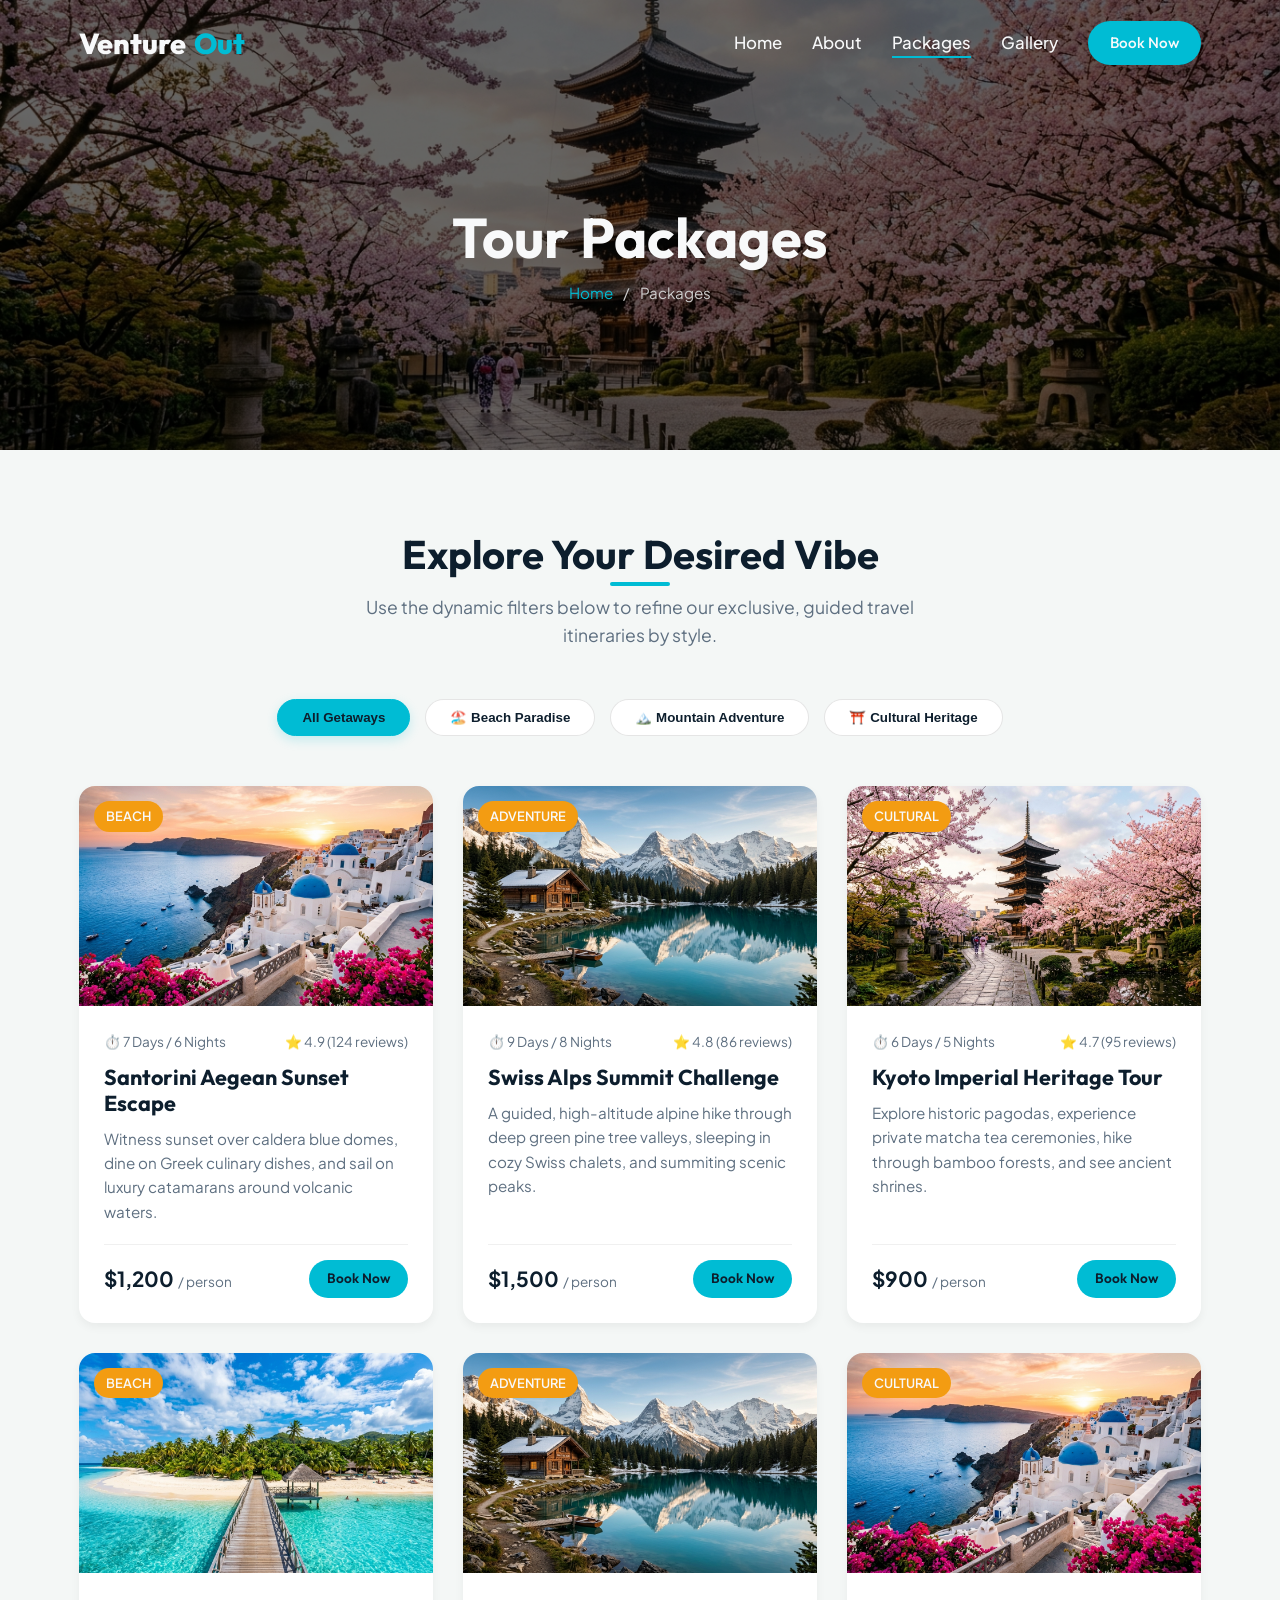
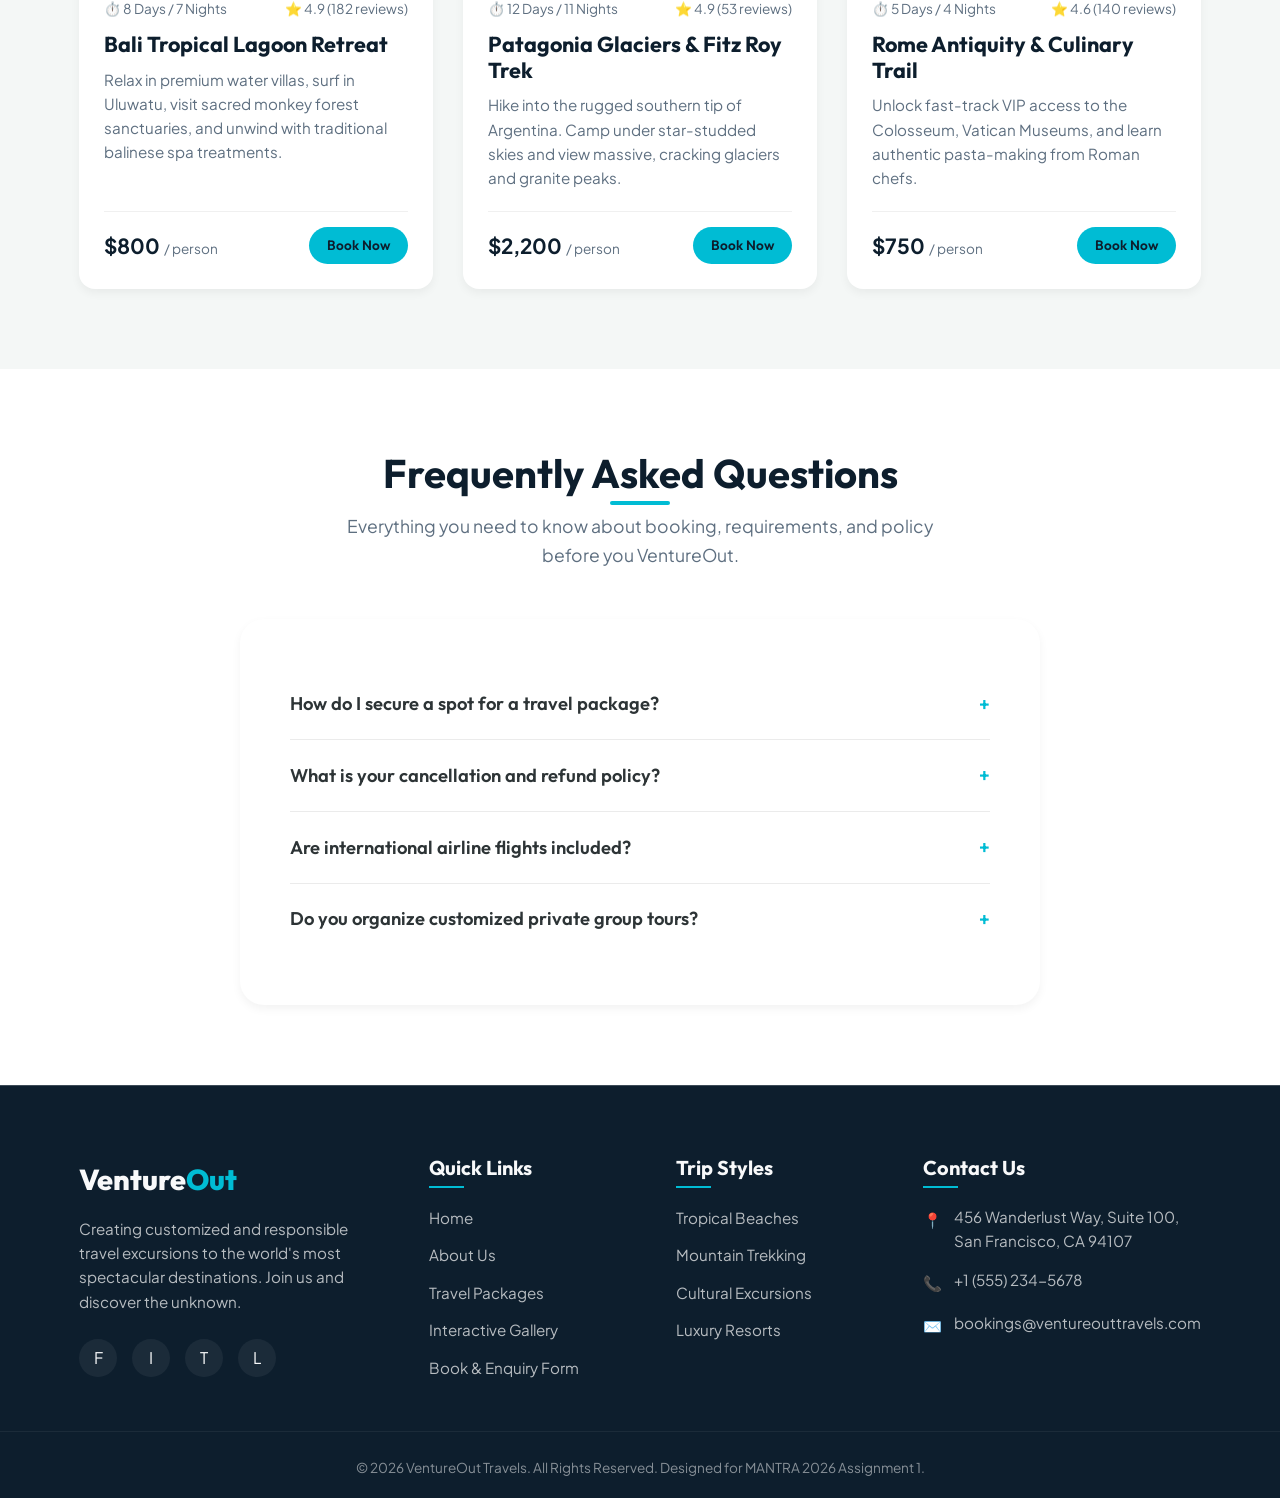
<file: packages.html>
<!DOCTYPE html>
<html lang="en">
<head>
  <meta charset="UTF-8">
  <meta name="viewport" content="width=device-width, initial-scale=1.0">
  <!-- Basic SEO Metadata -->
  <title>VentureOut Travels | Premium Tour & Vacation Packages</title>
  <meta name="description" content="Browse our handpicked global vacation packages, ranging from warm tropical beach resorts in Bali to wilderness mountain treks in Switzerland and Patagonia.">
  <meta name="keywords" content="travel packages, vacation deals, Bali beach package, Swiss Alps tour, Kyoto tour, Patagonia trek, cheap vacation packages">
  <meta name="author" content="VentureOut Travels">
  
  <!-- CSS Stylesheet -->
  <link rel="stylesheet" href="css/style.css">
</head>
<body>

  <!-- Scroll to Top Button -->
  <button class="scroll-top" aria-label="Scroll to top" id="scrollTopBtn">↑</button>

  <!-- Navigation Header -->
  <header class="scrolled">
    <div class="container nav-container">
      <a href="index.html" class="logo" id="logoLink">
        Venture<span>Out</span>
      </a>
      <nav aria-label="Main Navigation">
        <ul class="nav-menu" id="navMenu">
          <li><a href="index.html" class="nav-link" id="homeLink">Home</a></li>
          <li><a href="about.html" class="nav-link" id="aboutLink">About</a></li>
          <li><a href="packages.html" class="nav-link active" id="packagesLink">Packages</a></li>
          <li><a href="gallery.html" class="nav-link" id="galleryLink">Gallery</a></li>
          <li><a href="contact.html" class="nav-link nav-btn btn btn-primary" id="contactLink">Book Now</a></li>
        </ul>
      </nav>
      <button class="hamburger" aria-label="Toggle navigation menu" aria-expanded="false" id="hamburgerMenu">
        <span class="bar"></span>
        <span class="bar"></span>
        <span class="bar"></span>
      </button>
    </div>
  </header>

  <main>
    <!-- Page Banner -->
    <section class="page-banner" aria-label="Packages Banner">
      <img class="page-banner-img" src="assets/hero_kyoto.jpg" alt="Scenic Kyoto temple banner background for the packages page">
      <div class="page-banner-content">
        <h1>Tour Packages</h1>
        <div class="breadcrumbs">
          <a href="index.html">Home</a><span>/</span><span>Packages</span>
        </div>
      </div>
    </section>

    <!-- Packages Section -->
    <section class="section-padding" id="all-packages">
      <div class="container">
        <div class="text-center">
          <h2 class="section-title">Explore Your Desired Vibe</h2>
          <p class="section-subtitle">Use the dynamic filters below to refine our exclusive, guided travel itineraries by style.</p>
        </div>

        <!-- Filter Buttons (JavaScript Interactivity) -->
        <div class="filter-container">
          <button class="filter-btn active" data-filter="all" id="filterAll">All Getaways</button>
          <button class="filter-btn" data-filter="beach" id="filterBeach">🏖️ Beach Paradise</button>
          <button class="filter-btn" data-filter="adventure" id="filterAdventure">🏔️ Mountain Adventure</button>
          <button class="filter-btn" data-filter="cultural" id="filterCultural">⛩️ Cultural Heritage</button>
        </div>

        <!-- Packages Grid -->
        <div class="packages-grid" id="packagesGrid">
          
          <!-- Package 1: Santorini (Beach) -->
          <div class="package-card" data-category="beach" id="pkgSantorini">
            <div class="package-img-box">
              <img src="assets/hero_santorini.jpg" alt="Scenic sunset over blue domes and white buildings of Santorini, Greece">
              <div class="package-badge">Beach</div>
            </div>
            <div class="package-details">
              <div class="package-meta">
                <span>⏱️ 7 Days / 6 Nights</span>
                <span>⭐ 4.9 (124 reviews)</span>
              </div>
              <h3>Santorini Aegean Sunset Escape</h3>
              <p>Witness sunset over caldera blue domes, dine on Greek culinary dishes, and sail on luxury catamarans around volcanic waters.</p>
              <div class="package-footer">
                <div class="package-price">$1,200 <span>/ person</span></div>
                <a href="contact.html?dest=Santorini" class="btn btn-primary" id="bookPkg1Btn">Book Now</a>
              </div>
            </div>
          </div>

          <!-- Package 2: Swiss Alps (Adventure) -->
          <div class="package-card" data-category="adventure" id="pkgAlps">
            <div class="package-img-box">
              <img src="assets/hero_alps.jpg" alt="A wooden alpine cabin in front of high snowy mountains of Switzerland">
              <div class="package-badge">Adventure</div>
            </div>
            <div class="package-details">
              <div class="package-meta">
                <span>⏱️ 9 Days / 8 Nights</span>
                <span>⭐ 4.8 (86 reviews)</span>
              </div>
              <h3>Swiss Alps Summit Challenge</h3>
              <p>A guided, high-altitude alpine hike through deep green pine tree valleys, sleeping in cozy Swiss chalets, and summiting scenic peaks.</p>
              <div class="package-footer">
                <div class="package-price">$1,500 <span>/ person</span></div>
                <a href="contact.html?dest=Swiss+Alps" class="btn btn-primary" id="bookPkg2Btn">Book Now</a>
              </div>
            </div>
          </div>

          <!-- Package 3: Kyoto (Cultural) -->
          <div class="package-card" data-category="cultural" id="pkgKyoto">
            <div class="package-img-box">
              <img src="assets/hero_kyoto.jpg" alt="Kyoto Japanese pagoda temple surrounded by pink cherry trees">
              <div class="package-badge">Cultural</div>
            </div>
            <div class="package-details">
              <div class="package-meta">
                <span>⏱️ 6 Days / 5 Nights</span>
                <span>⭐ 4.7 (95 reviews)</span>
              </div>
              <h3>Kyoto Imperial Heritage Tour</h3>
              <p>Explore historic pagodas, experience private matcha tea ceremonies, hike through bamboo forests, and see ancient shrines.</p>
              <div class="package-footer">
                <div class="package-price">$900 <span>/ person</span></div>
                <a href="contact.html?dest=Kyoto" class="btn btn-primary" id="bookPkg3Btn">Book Now</a>
              </div>
            </div>
          </div>

          <!-- Package 4: Bali Paradise (Beach) -->
          <div class="package-card" data-category="beach" id="pkgBali">
            <div class="package-img-box">
              <!-- Reusing hero beach image -->
              <img src="assets/hero_beach.jpg" alt="Tropical resort beach with blue water and wooden walk paths in Bali">
              <div class="package-badge">Beach</div>
            </div>
            <div class="package-details">
              <div class="package-meta">
                <span>⏱️ 8 Days / 7 Nights</span>
                <span>⭐ 4.9 (182 reviews)</span>
              </div>
              <h3>Bali Tropical Lagoon Retreat</h3>
              <p>Relax in premium water villas, surf in Uluwatu, visit sacred monkey forest sanctuaries, and unwind with traditional balinese spa treatments.</p>
              <div class="package-footer">
                <div class="package-price">$800 <span>/ person</span></div>
                <a href="contact.html?dest=Bali" class="btn btn-primary" id="bookPkg4Btn">Book Now</a>
              </div>
            </div>
          </div>

          <!-- Package 5: Patagonia Trek (Adventure) -->
          <div class="package-card" data-category="adventure" id="pkgPatagonia">
            <div class="package-img-box">
              <!-- Reusing Alps image to maintain high quality theme imagery -->
              <img src="assets/hero_alps.jpg" alt="High snow peaks representing glacier terrain of Patagonia wilderness">
              <div class="package-badge">Adventure</div>
            </div>
            <div class="package-details">
              <div class="package-meta">
                <span>⏱️ 12 Days / 11 Nights</span>
                <span>⭐ 4.9 (53 reviews)</span>
              </div>
              <h3>Patagonia Glaciers & Fitz Roy Trek</h3>
              <p>Hike into the rugged southern tip of Argentina. Camp under star-studded skies and view massive, cracking glaciers and granite peaks.</p>
              <div class="package-footer">
                <div class="package-price">$2,200 <span>/ person</span></div>
                <a href="contact.html?dest=Patagonia" class="btn btn-primary" id="bookPkg5Btn">Book Now</a>
              </div>
            </div>
          </div>

          <!-- Package 6: Rome Heritage (Cultural) -->
          <div class="package-card" data-category="cultural" id="pkgRome">
            <div class="package-img-box">
              <!-- Reusing Santorini image representing classic historic Mediterranean vibes -->
              <img src="assets/hero_santorini.jpg" alt="Iconic historical landmarks matching Italian architectural heritage">
              <div class="package-badge">Cultural</div>
            </div>
            <div class="package-details">
              <div class="package-meta">
                <span>⏱️ 5 Days / 4 Nights</span>
                <span>⭐ 4.6 (140 reviews)</span>
              </div>
              <h3>Rome Antiquity & Culinary Trail</h3>
              <p>Unlock fast-track VIP access to the Colosseum, Vatican Museums, and learn authentic pasta-making from Roman chefs.</p>
              <div class="package-footer">
                <div class="package-price">$750 <span>/ person</span></div>
                <a href="contact.html?dest=Rome" class="btn btn-primary" id="bookPkg6Btn">Book Now</a>
              </div>
            </div>
          </div>
        </div>
      </div>
    </section>

    <!-- FAQ Accordions section -->
    <section class="section-padding" id="faqs" style="background-color: var(--bg-white);">
      <div class="container">
        <div class="text-center">
          <h2 class="section-title">Frequently Asked Questions</h2>
          <p class="section-subtitle">Everything you need to know about booking, requirements, and policy before you VentureOut.</p>
        </div>

        <div class="faq-section" id="faqAccordionContainer">
          <!-- Item 1 -->
          <div class="faq-item" id="faq1">
            <div class="faq-question">
              <span>How do I secure a spot for a travel package?</span>
              <span class="faq-icon">+</span>
            </div>
            <div class="faq-answer">
              <p>Simply navigate to our booking page, fill out the enquiry form with your contact details and desired destination, and click submit. One of our destination planners will email or call you within 24 hours to finalize your flight choices, dates, and process payments.</p>
            </div>
          </div>

          <!-- Item 2 -->
          <div class="faq-item" id="faq2">
            <div class="faq-question">
              <span>What is your cancellation and refund policy?</span>
              <span class="faq-icon">+</span>
            </div>
            <div class="faq-answer">
              <p>We offer 100% full refunds for cancellations made up to 30 days prior to the departure date. Cancellations made between 14 to 29 days are eligible for a 50% refund, or a full credit toward any future bookings within 12 months.</p>
            </div>
          </div>

          <!-- Item 3 -->
          <div class="faq-item" id="faq3">
            <div class="faq-question">
              <span>Are international airline flights included?</span>
              <span class="faq-icon">+</span>
            </div>
            <div class="faq-answer">
              <p>Our baseline package prices cover all local ground transport, boutique accommodations, select guides, and excursions. International flights are not included in the standard price, but we offer cheap flight add-on rates through our carrier partnerships during consultation.</p>
            </div>
          </div>

          <!-- Item 4 -->
          <div class="faq-item" id="faq4">
            <div class="faq-question">
              <span>Do you organize customized private group tours?</span>
              <span class="faq-icon">+</span>
            </div>
            <div class="faq-answer">
              <p>Absolutely! If you are planning a corporate retreat, family reunion, or group wedding, we design custom itineraries with dedicated private guides, private vans, and personalized dining menus tailored to your preferences.</p>
            </div>
          </div>
        </div>
      </div>
    </section>
  </main>

  <!-- Footer Section -->
  <footer>
    <div class="container footer-grid">
      <!-- Column 1 -->
      <div class="footer-col footer-about" id="footerColAbout">
        <a href="index.html" class="logo" style="margin-bottom: 15px; display: inline-block;">
          Venture<span>Out</span>
        </a>
        <p>Creating customized and responsible travel excursions to the world's most spectacular destinations. Join us and discover the unknown.</p>
        <div class="social-links">
          <a href="#" class="social-icon" aria-label="VentureOut Facebook" id="fbLink">F</a>
          <a href="#" class="social-icon" aria-label="VentureOut Instagram" id="igLink">I</a>
          <a href="#" class="social-icon" aria-label="VentureOut Twitter" id="twLink">T</a>
          <a href="#" class="social-icon" aria-label="VentureOut LinkedIn" id="liLink">L</a>
        </div>
      </div>

      <!-- Column 2 -->
      <div class="footer-col" id="footerColLinks">
        <h3>Quick Links</h3>
        <ul>
          <li><a href="index.html" id="footHomeLink">Home</a></li>
          <li><a href="about.html" id="footAboutLink">About Us</a></li>
          <li><a href="packages.html" id="footPackagesLink">Travel Packages</a></li>
          <li><a href="gallery.html" id="footGalleryLink">Interactive Gallery</a></li>
          <li><a href="contact.html" id="footContactLink">Book & Enquiry Form</a></li>
        </ul>
      </div>

      <!-- Column 3 -->
      <div class="footer-col" id="footerColCategories">
        <h3>Trip Styles</h3>
        <ul>
          <li><a href="packages.html" id="footStyleBeach">Tropical Beaches</a></li>
          <li><a href="packages.html" id="footStyleAdventure">Mountain Trekking</a></li>
          <li><a href="packages.html" id="footStyleCulture">Cultural Excursions</a></li>
          <li><a href="packages.html" id="footStyleLuxury">Luxury Resorts</a></li>
        </ul>
      </div>

      <!-- Column 4 -->
      <div class="footer-col" id="footerColContact">
        <h3>Contact Us</h3>
        <div class="footer-contact-info">
          <div class="footer-contact-item">
            <span>📍</span>
            <span>456 Wanderlust Way, Suite 100, San Francisco, CA 94107</span>
          </div>
          <div class="footer-contact-item">
            <span>📞</span>
            <span>+1 (555) 234-5678</span>
          </div>
          <div class="footer-contact-item">
            <span>✉️</span>
            <span>bookings@ventureouttravels.com</span>
          </div>
        </div>
      </div>
    </div>

    <div class="footer-bottom">
      <div class="container">
        <p>&copy; 2026 VentureOut Travels. All Rights Reserved. Designed for MANTRA 2026 Assignment 1.</p>
      </div>
    </div>
  </footer>

  <!-- Script File -->
  <script src="js/main.js"></script>
</body>
</html>
</file>
<file: css/style.css>
/* 
   ==========================================================================
   VENTUREOUT TRAVELS - DESIGN SYSTEM & GLOBAL STYLES
   ========================================================================== 
*/

@import url('https://fonts.googleapis.com/css2?family=Outfit:wght@300;400;500;600;700;800&family=Plus+Jakarta+Sans:wght@300;400;500;600;700&display=swap');

/* CSS Variables */
:root {
  --primary-color: #0d1e2d; /* Deep oceanic blue */
  --primary-light: #18314f; /* Slate blue */
  --secondary-color: #00bcd4; /* Vibrant teal */
  --accent-color: #f39c12; /* Rich gold/orange */
  --accent-hover: #d35400; /* Darker orange */
  --text-dark: #2d3436; /* Charcoal for text */
  --text-muted: #5e6f80; /* Muted gray text */
  --text-light: #f8f9fa; /* Warm white */
  --bg-light: #f4f7f6; /* Clean background slate */
  --bg-white: #ffffff; /* White background */
  --glass-bg: rgba(255, 255, 255, 0.1);
  --glass-border: rgba(255, 255, 255, 0.2);
  --glass-blur: blur(12px);
  --font-headings: 'Outfit', sans-serif;
  --font-body: 'Plus Jakarta Sans', sans-serif;
  --shadow-sm: 0 4px 10px rgba(0, 0, 0, 0.05);
  --shadow-md: 0 10px 30px rgba(0, 0, 0, 0.08);
  --shadow-lg: 0 20px 50px rgba(15, 30, 45, 0.15);
  --radius-sm: 8px;
  --radius-md: 16px;
  --radius-lg: 24px;
  --transition-fast: all 0.3s cubic-bezier(0.25, 0.8, 0.25, 1);
  --transition-normal: all 0.5s cubic-bezier(0.25, 0.8, 0.25, 1);
}

/* Reset and Base Styles */
*, *::before, *::after {
  box-sizing: border-box;
  margin: 0;
  padding: 0;
}

html {
  scroll-behavior: smooth;
  font-size: 16px;
}

body {
  font-family: var(--font-body);
  color: var(--text-dark);
  background-color: var(--bg-light);
  line-height: 1.6;
  overflow-x: hidden;
}

h1, h2, h3, h4, h5, h6 {
  font-family: var(--font-headings);
  font-weight: 700;
  line-height: 1.2;
  color: var(--primary-color);
}

a {
  text-decoration: none;
  color: inherit;
  transition: var(--transition-fast);
}

ul {
  list-style: none;
}

img {
  max-width: 100%;
  height: auto;
  display: block;
}

/* Utility Classes */
.container {
  width: 90%;
  max-width: 1200px;
  margin: 0 auto;
  padding: 0 15px;
}

.section-padding {
  padding: 80px 0;
}

.text-center {
  text-align: center;
}

.section-title {
  font-size: 2.5rem;
  margin-bottom: 15px;
  position: relative;
  display: inline-block;
}

.section-title::after {
  content: '';
  position: absolute;
  bottom: -8px;
  left: 50%;
  transform: translateX(-50%);
  width: 60px;
  height: 4px;
  background-color: var(--secondary-color);
  border-radius: 2px;
}

.section-subtitle {
  font-size: 1.1rem;
  color: var(--text-muted);
  max-width: 600px;
  margin: 0 auto 50px;
}

/* Buttons */
.btn {
  display: inline-block;
  padding: 14px 28px;
  border-radius: 50px;
  font-weight: 600;
  font-family: var(--font-headings);
  font-size: 1rem;
  cursor: pointer;
  transition: var(--transition-fast);
  border: none;
  outline: none;
  text-align: center;
}

.btn-primary {
  background-color: var(--secondary-color);
  color: var(--primary-color);
}

.btn-primary:hover {
  background-color: #00acc1;
  transform: translateY(-3px);
  box-shadow: 0 10px 20px rgba(0, 188, 212, 0.3);
}

.btn-accent {
  background-color: var(--accent-color);
  color: var(--text-light);
}

.btn-accent:hover {
  background-color: var(--accent-hover);
  transform: translateY(-3px);
  box-shadow: 0 10px 20px rgba(243, 156, 18, 0.3);
}

.btn-outline {
  background-color: transparent;
  border: 2px solid var(--text-light);
  color: var(--text-light);
}

.btn-outline:hover {
  background-color: var(--text-light);
  color: var(--primary-color);
  transform: translateY(-3px);
}

/* Header & Navigation */
header {
  position: fixed;
  top: 0;
  left: 0;
  width: 100%;
  z-index: 1000;
  transition: var(--transition-fast);
  background-color: transparent;
  padding: 20px 0;
}

header.scrolled {
  background-color: rgba(13, 30, 45, 0.95);
  backdrop-filter: var(--glass-blur);
  padding: 12px 0;
  box-shadow: var(--shadow-md);
  border-bottom: 1px solid var(--glass-border);
}

.nav-container {
  display: flex;
  justify-content: space-between;
  align-items: center;
}

.logo {
  font-family: var(--font-headings);
  font-weight: 800;
  font-size: 1.8rem;
  color: var(--text-light);
  display: flex;
  align-items: center;
  gap: 8px;
}

.logo span {
  color: var(--secondary-color);
}

.nav-menu {
  display: flex;
  align-items: center;
  gap: 30px;
}

.nav-link {
  color: var(--text-light);
  font-weight: 500;
  font-size: 1.05rem;
  position: relative;
  padding: 5px 0;
}

.nav-link::after {
  content: '';
  position: absolute;
  bottom: 0;
  left: 0;
  width: 0;
  height: 2px;
  background-color: var(--secondary-color);
  transition: var(--transition-fast);
}

.nav-link:hover::after,
.nav-link.active::after {
  width: 100%;
}

.nav-btn {
  padding: 10px 22px;
  font-size: 0.95rem;
}

/* Hamburger Menu */
.hamburger {
  display: none;
  cursor: pointer;
  background: none;
  border: none;
}

.bar {
  display: block;
  width: 25px;
  height: 3px;
  margin: 5px auto;
  background-color: var(--text-light);
  transition: var(--transition-fast);
  border-radius: 2px;
}

/* Hero Section / Slider */
.hero-slider {
  position: relative;
  height: 100vh;
  width: 100%;
  overflow: hidden;
}

.slide {
  position: absolute;
  top: 0;
  left: 0;
  width: 100%;
  height: 100%;
  opacity: 0;
  transition: opacity 1s ease-in-out;
  display: flex;
  align-items: center;
  z-index: 1;
}

.slide.active {
  opacity: 1;
  z-index: 2;
}

.slide-img {
  position: absolute;
  top: 0;
  left: 0;
  width: 100%;
  height: 100%;
  object-fit: cover;
  filter: brightness(0.45);
}

.slide-content {
  position: relative;
  z-index: 10;
  color: var(--text-light);
  max-width: 800px;
  padding: 0 20px;
  transform: translateY(30px);
  opacity: 0;
  transition: all 0.8s ease 0.5s;
}

.slide.active .slide-content {
  transform: translateY(0);
  opacity: 1;
}

.slide-content h1 {
  font-size: 4rem;
  color: var(--text-light);
  margin-bottom: 20px;
  font-weight: 800;
  text-shadow: 0 4px 10px rgba(0,0,0,0.3);
}

.slide-content p {
  font-size: 1.25rem;
  margin-bottom: 35px;
  text-shadow: 0 2px 5px rgba(0,0,0,0.3);
}

.slide-actions {
  display: flex;
  gap: 15px;
}

/* Slider Controls */
.slider-control {
  position: absolute;
  top: 50%;
  transform: translateY(-50%);
  z-index: 100;
  background: rgba(255, 255, 255, 0.15);
  border: 1px solid var(--glass-border);
  color: var(--text-light);
  width: 50px;
  height: 50px;
  border-radius: 50%;
  cursor: pointer;
  display: flex;
  justify-content: center;
  align-items: center;
  font-size: 1.5rem;
  backdrop-filter: var(--glass-blur);
  transition: var(--transition-fast);
}

.slider-control:hover {
  background: var(--secondary-color);
  color: var(--primary-color);
}

.slider-prev { left: 30px; }
.slider-next { right: 30px; }

.slider-dots {
  position: absolute;
  bottom: 30px;
  left: 50%;
  transform: translateX(-50%);
  z-index: 100;
  display: flex;
  gap: 12px;
}

.dot {
  width: 12px;
  height: 12px;
  border-radius: 50%;
  background: rgba(255, 255, 255, 0.4);
  cursor: pointer;
  transition: var(--transition-fast);
}

.dot.active {
  background: var(--secondary-color);
  width: 30px;
  border-radius: 10px;
}

/* Highlights / Features Section */
.highlights-grid {
  display: grid;
  grid-template-columns: repeat(auto-fit, minmax(250px, 1fr));
  gap: 30px;
}

.highlight-card {
  background: var(--bg-white);
  padding: 40px 30px;
  border-radius: var(--radius-md);
  text-align: center;
  box-shadow: var(--shadow-sm);
  transition: var(--transition-normal);
  border-bottom: 4px solid transparent;
}

.highlight-card:hover {
  transform: translateY(-10px);
  box-shadow: var(--shadow-lg);
  border-bottom: 4px solid var(--secondary-color);
}

.highlight-icon {
  width: 70px;
  height: 70px;
  background-color: rgba(0, 188, 212, 0.1);
  color: var(--secondary-color);
  border-radius: 50%;
  display: flex;
  justify-content: center;
  align-items: center;
  font-size: 2rem;
  margin: 0 auto 25px;
  transition: var(--transition-fast);
}

.highlight-card:hover .highlight-icon {
  background-color: var(--secondary-color);
  color: var(--primary-color);
}

.highlight-card h3 {
  font-size: 1.4rem;
  margin-bottom: 15px;
}

.highlight-card p {
  color: var(--text-muted);
  font-size: 0.95rem;
}

/* Inner Page Banner */
.page-banner {
  height: 50vh;
  position: relative;
  display: flex;
  align-items: center;
  justify-content: center;
  text-align: center;
  color: var(--text-light);
}

.page-banner-img {
  position: absolute;
  top: 0;
  left: 0;
  width: 100%;
  height: 100%;
  object-fit: cover;
  filter: brightness(0.4);
  z-index: 1;
}

.page-banner-content {
  position: relative;
  z-index: 10;
  padding-top: 60px;
}

.page-banner-content h1 {
  font-size: 3.5rem;
  color: var(--text-light);
  margin-bottom: 10px;
}

.breadcrumbs {
  display: flex;
  justify-content: center;
  gap: 10px;
  font-size: 0.95rem;
  color: #ccc;
}

.breadcrumbs a {
  color: var(--secondary-color);
}

/* Packages Page - Filter & Grid */
.filter-container {
  display: flex;
  justify-content: center;
  gap: 15px;
  margin-bottom: 50px;
  flex-wrap: wrap;
}

.filter-btn {
  background: var(--bg-white);
  border: 1px solid rgba(0,0,0,0.1);
  padding: 10px 24px;
  border-radius: 30px;
  font-weight: 600;
  cursor: pointer;
  transition: var(--transition-fast);
  color: var(--primary-color);
}

.filter-btn.active, .filter-btn:hover {
  background: var(--secondary-color);
  color: var(--primary-color);
  border-color: var(--secondary-color);
  box-shadow: 0 4px 12px rgba(0, 188, 212, 0.2);
}

.packages-grid {
  display: grid;
  grid-template-columns: repeat(auto-fit, minmax(320px, 1fr));
  gap: 30px;
}

.package-card {
  background: var(--bg-white);
  border-radius: var(--radius-md);
  overflow: hidden;
  box-shadow: var(--shadow-sm);
  transition: var(--transition-normal);
  display: flex;
  flex-direction: column;
}

.package-card:hover {
  transform: translateY(-8px);
  box-shadow: var(--shadow-lg);
}

.package-img-box {
  position: relative;
  height: 220px;
  overflow: hidden;
}

.package-img-box img {
  width: 100%;
  height: 100%;
  object-fit: cover;
  transition: var(--transition-normal);
}

.package-card:hover .package-img-box img {
  transform: scale(1.1);
}

.package-badge {
  position: absolute;
  top: 15px;
  left: 15px;
  background: var(--accent-color);
  color: var(--text-light);
  padding: 5px 12px;
  border-radius: 30px;
  font-size: 0.8rem;
  font-weight: 600;
  text-transform: uppercase;
}

.package-details {
  padding: 25px;
  display: flex;
  flex-direction: column;
  flex-grow: 1;
}

.package-meta {
  display: flex;
  justify-content: space-between;
  font-size: 0.85rem;
  color: var(--text-muted);
  margin-bottom: 12px;
}

.package-meta span {
  display: flex;
  align-items: center;
  gap: 5px;
}

.package-details h3 {
  font-size: 1.35rem;
  margin-bottom: 10px;
}

.package-details p {
  color: var(--text-muted);
  font-size: 0.95rem;
  margin-bottom: 20px;
  flex-grow: 1;
}

.package-footer {
  display: flex;
  justify-content: space-between;
  align-items: center;
  padding-top: 15px;
  border-top: 1px solid rgba(0,0,0,0.06);
}

.package-price {
  font-size: 1.3rem;
  color: var(--primary-color);
  font-weight: 700;
}

.package-price span {
  font-size: 0.85rem;
  font-weight: 400;
  color: var(--text-muted);
}

.package-footer .btn {
  padding: 8px 18px;
  font-size: 0.85rem;
}

/* FAQ Accordion Section */
.faq-section {
  background: var(--bg-white);
  border-radius: var(--radius-lg);
  padding: 50px;
  box-shadow: var(--shadow-sm);
  max-width: 800px;
  margin: 0 auto;
}

.faq-item {
  border-bottom: 1px solid rgba(0, 0, 0, 0.08);
  padding: 20px 0;
}

.faq-item:last-child {
  border-bottom: none;
}

.faq-question {
  display: flex;
  justify-content: space-between;
  align-items: center;
  font-family: var(--font-headings);
  font-size: 1.15rem;
  font-weight: 600;
  cursor: pointer;
  user-select: none;
}

.faq-icon {
  font-size: 1.2rem;
  transition: var(--transition-fast);
  color: var(--secondary-color);
}

.faq-answer {
  max-height: 0;
  overflow: hidden;
  transition: max-height 0.4s ease-out;
  color: var(--text-muted);
  font-size: 0.95rem;
  margin-top: 0;
}

.faq-item.active .faq-icon {
  transform: rotate(45deg);
}

.faq-item.active .faq-answer {
  max-height: 200px; /* arbitrary height to slide transition */
  margin-top: 12px;
}

/* About Page Styles */
.about-grid {
  display: grid;
  grid-template-columns: 1fr 1fr;
  gap: 50px;
  align-items: center;
}

.about-content h2 {
  font-size: 2.2rem;
  margin-bottom: 20px;
}

.about-content p {
  color: var(--text-muted);
  margin-bottom: 20px;
}

.about-stats {
  display: flex;
  gap: 30px;
  margin-top: 35px;
}

.stat-item {
  text-align: center;
}

.stat-num {
  font-size: 2.5rem;
  font-family: var(--font-headings);
  font-weight: 800;
  color: var(--secondary-color);
}

.stat-label {
  font-size: 0.9rem;
  color: var(--text-muted);
}

.about-img-box {
  position: relative;
}

.about-img-box img {
  border-radius: var(--radius-md);
  box-shadow: var(--shadow-lg);
}

.about-badge {
  position: absolute;
  bottom: -20px;
  left: -20px;
  background: var(--primary-color);
  color: var(--text-light);
  padding: 25px;
  border-radius: var(--radius-md);
  box-shadow: var(--shadow-md);
  max-width: 200px;
}

.about-badge h4 {
  color: var(--secondary-color);
  font-size: 1.8rem;
  font-weight: 800;
}

.about-badge p {
  font-size: 0.85rem;
  margin: 0;
}

/* Team Grid */
.team-grid {
  display: grid;
  grid-template-columns: repeat(auto-fit, minmax(230px, 1fr));
  gap: 30px;
  margin-top: 50px;
}

.team-card {
  background: var(--bg-white);
  border-radius: var(--radius-md);
  overflow: hidden;
  box-shadow: var(--shadow-sm);
  text-align: center;
  transition: var(--transition-fast);
}

.team-card:hover {
  transform: translateY(-5px);
  box-shadow: var(--shadow-md);
}

.team-img {
  height: 250px;
  overflow: hidden;
}

.team-img img {
  width: 100%;
  height: 100%;
  object-fit: cover;
  transition: var(--transition-fast);
}

.team-card:hover .team-img img {
  transform: scale(1.05);
}

.team-info {
  padding: 20px;
}

.team-info h4 {
  font-size: 1.15rem;
  margin-bottom: 5px;
}

.team-info p {
  font-size: 0.85rem;
  color: var(--text-muted);
}

/* Gallery Section */
.gallery-grid {
  display: grid;
  grid-template-columns: repeat(auto-fill, minmax(280px, 1fr));
  grid-auto-rows: 240px;
  gap: 20px;
}

.gallery-item {
  position: relative;
  border-radius: var(--radius-md);
  overflow: hidden;
  box-shadow: var(--shadow-sm);
  cursor: pointer;
}

/* Masonry tall layout effect */
.gallery-item.tall {
  grid-row: span 2;
}

.gallery-item.wide {
  grid-column: span 2;
}

.gallery-item img {
  width: 100%;
  height: 100%;
  object-fit: cover;
  transition: var(--transition-normal);
}

.gallery-overlay {
  position: absolute;
  top: 0;
  left: 0;
  width: 100%;
  height: 100%;
  background: linear-gradient(to top, rgba(13, 30, 45, 0.85) 0%, rgba(13, 30, 45, 0.2) 60%, transparent 100%);
  display: flex;
  flex-direction: column;
  justify-content: flex-end;
  padding: 20px;
  opacity: 0;
  transition: var(--transition-fast);
  z-index: 2;
}

.gallery-overlay h4 {
  color: var(--text-light);
  font-size: 1.15rem;
  transform: translateY(10px);
  transition: var(--transition-fast);
}

.gallery-overlay p {
  color: var(--secondary-color);
  font-size: 0.85rem;
  font-weight: 600;
  transform: translateY(10px);
  transition: var(--transition-fast) 0.05s;
}

.gallery-item:hover img {
  transform: scale(1.08);
}

.gallery-item:hover .gallery-overlay {
  opacity: 1;
}

.gallery-item:hover .gallery-overlay h4,
.gallery-item:hover .gallery-overlay p {
  transform: translateY(0);
}

/* Lightbox Modal */
.lightbox {
  position: fixed;
  top: 0;
  left: 0;
  width: 100%;
  height: 100%;
  background-color: rgba(13, 30, 45, 0.95);
  backdrop-filter: blur(8px);
  z-index: 2000;
  display: flex;
  justify-content: center;
  align-items: center;
  opacity: 0;
  pointer-events: none;
  transition: var(--transition-fast);
}

.lightbox.active {
  opacity: 1;
  pointer-events: auto;
}

.lightbox-content {
  position: relative;
  max-width: 85%;
  max-height: 80%;
  display: flex;
  flex-direction: column;
  align-items: center;
}

.lightbox-img {
  max-width: 100%;
  max-height: 70vh;
  border-radius: var(--radius-sm);
  box-shadow: 0 10px 40px rgba(0,0,0,0.5);
  transform: scale(0.95);
  transition: var(--transition-fast);
}

.lightbox.active .lightbox-img {
  transform: scale(1);
}

.lightbox-caption {
  color: var(--text-light);
  margin-top: 15px;
  font-size: 1.1rem;
  text-align: center;
  font-family: var(--font-headings);
}

.lightbox-close {
  position: absolute;
  top: -45px;
  right: 0;
  background: none;
  border: none;
  color: var(--text-light);
  font-size: 2.2rem;
  cursor: pointer;
  transition: var(--transition-fast);
}

.lightbox-close:hover {
  color: var(--secondary-color);
}

.lightbox-nav {
  position: absolute;
  top: 50%;
  transform: translateY(-50%);
  background: rgba(255,255,255,0.1);
  border: none;
  color: var(--text-light);
  font-size: 2rem;
  width: 50px;
  height: 50px;
  border-radius: 50%;
  cursor: pointer;
  display: flex;
  justify-content: center;
  align-items: center;
  transition: var(--transition-fast);
}

.lightbox-nav:hover {
  background: var(--secondary-color);
  color: var(--primary-color);
}

.lightbox-prev { left: -70px; }
.lightbox-next { right: -70px; }

/* Contact Page Grid */
.contact-grid {
  display: grid;
  grid-template-columns: 1fr 1.3fr;
  gap: 50px;
}

.contact-info {
  display: flex;
  flex-direction: column;
  gap: 30px;
}

.contact-method-card {
  background: var(--bg-white);
  padding: 30px;
  border-radius: var(--radius-md);
  box-shadow: var(--shadow-sm);
  display: flex;
  align-items: flex-start;
  gap: 20px;
}

.contact-method-icon {
  background: rgba(0, 188, 212, 0.1);
  color: var(--secondary-color);
  width: 50px;
  height: 50px;
  border-radius: 50%;
  display: flex;
  justify-content: center;
  align-items: center;
  font-size: 1.3rem;
  flex-shrink: 0;
}

.contact-method-details h4 {
  font-size: 1.1rem;
  margin-bottom: 5px;
}

.contact-method-details p, .contact-method-details a {
  color: var(--text-muted);
  font-size: 0.95rem;
}

.contact-method-details a:hover {
  color: var(--secondary-color);
}

.contact-map-placeholder {
  height: 250px;
  background: #e0e0e0;
  border-radius: var(--radius-md);
  overflow: hidden;
  position: relative;
}

.contact-map-placeholder div {
  position: absolute;
  top: 50%;
  left: 50%;
  transform: translate(-50%, -50%);
  text-align: center;
  color: var(--text-muted);
  font-weight: 600;
}

/* Contact / Booking Form styling */
.contact-form-container {
  background: var(--bg-white);
  padding: 45px;
  border-radius: var(--radius-lg);
  box-shadow: var(--shadow-md);
}

.contact-form-container h3 {
  font-size: 1.8rem;
  margin-bottom: 10px;
}

.contact-form-container p {
  color: var(--text-muted);
  margin-bottom: 30px;
}

.form-group-row {
  display: grid;
  grid-template-columns: 1fr 1fr;
  gap: 20px;
}

.form-group {
  margin-bottom: 22px;
  position: relative;
}

.form-label {
  display: block;
  font-size: 0.85rem;
  font-weight: 600;
  margin-bottom: 8px;
  color: var(--primary-color);
  text-transform: uppercase;
  letter-spacing: 0.5px;
}

.form-input {
  width: 100%;
  padding: 14px 18px;
  border: 1px solid rgba(0, 0, 0, 0.12);
  border-radius: var(--radius-sm);
  font-family: var(--font-body);
  font-size: 0.95rem;
  background-color: var(--bg-light);
  outline: none;
  transition: var(--transition-fast);
}

.form-input:focus {
  border-color: var(--secondary-color);
  background-color: var(--bg-white);
  box-shadow: 0 4px 15px rgba(0, 188, 212, 0.12);
}

.form-error-msg {
  color: #e74c3c;
  font-size: 0.8rem;
  margin-top: 5px;
  display: none;
}

.form-input.invalid {
  border-color: #e74c3c;
  background-color: rgba(231, 76, 60, 0.02);
}

.form-input.invalid:focus {
  box-shadow: 0 4px 15px rgba(231, 76, 60, 0.12);
}

.form-input.valid {
  border-color: #2ecc71;
}

/* Success Modal Overlay */
.modal-overlay {
  position: fixed;
  top: 0;
  left: 0;
  width: 100%;
  height: 100%;
  background: rgba(13, 30, 45, 0.8);
  backdrop-filter: blur(5px);
  z-index: 2000;
  display: flex;
  justify-content: center;
  align-items: center;
  opacity: 0;
  pointer-events: none;
  transition: var(--transition-fast);
}

.modal-overlay.active {
  opacity: 1;
  pointer-events: auto;
}

.success-modal {
  background: var(--bg-white);
  padding: 40px;
  border-radius: var(--radius-md);
  text-align: center;
  max-width: 450px;
  width: 90%;
  box-shadow: var(--shadow-lg);
  transform: translateY(20px);
  transition: var(--transition-fast);
}

.modal-overlay.active .success-modal {
  transform: translateY(0);
}

.success-icon {
  width: 70px;
  height: 70px;
  background: rgba(46, 204, 113, 0.1);
  color: #2ecc71;
  border-radius: 50%;
  display: flex;
  justify-content: center;
  align-items: center;
  font-size: 2.2rem;
  margin: 0 auto 20px;
}

.success-modal h3 {
  font-size: 1.6rem;
  margin-bottom: 10px;
}

.success-modal p {
  color: var(--text-muted);
  font-size: 0.95rem;
  margin-bottom: 25px;
}

/* Footer Section */
footer {
  background-color: var(--primary-color);
  color: var(--text-light);
  padding: 70px 0 20px;
  border-top: 1px solid var(--glass-border);
}

.footer-grid {
  display: grid;
  grid-template-columns: 1.5fr 1fr 1fr 1.2fr;
  gap: 40px;
  margin-bottom: 50px;
}

.footer-col h3 {
  color: var(--text-light);
  font-size: 1.25rem;
  margin-bottom: 25px;
  position: relative;
}

.footer-col h3::after {
  content: '';
  position: absolute;
  bottom: -8px;
  left: 0;
  width: 35px;
  height: 2px;
  background-color: var(--secondary-color);
}

.footer-about p {
  color: rgba(255,255,255,0.7);
  font-size: 0.95rem;
  margin-bottom: 25px;
}

.social-links {
  display: flex;
  gap: 15px;
}

.social-icon {
  display: flex;
  justify-content: center;
  align-items: center;
  width: 38px;
  height: 38px;
  background: rgba(255,255,255,0.06);
  border-radius: 50%;
  color: var(--text-light);
  transition: var(--transition-fast);
}

.social-icon:hover {
  background-color: var(--secondary-color);
  color: var(--primary-color);
  transform: translateY(-3px);
}

.footer-col ul {
  display: flex;
  flex-direction: column;
  gap: 12px;
}

.footer-col ul a {
  color: rgba(255,255,255,0.7);
  font-size: 0.95rem;
}

.footer-col ul a:hover {
  color: var(--secondary-color);
  padding-left: 5px;
}

.footer-contact-info {
  display: flex;
  flex-direction: column;
  gap: 15px;
}

.footer-contact-item {
  display: flex;
  align-items: flex-start;
  gap: 12px;
  font-size: 0.95rem;
  color: rgba(255,255,255,0.7);
}

.footer-contact-item span:first-child {
  color: var(--secondary-color);
  margin-top: 3px;
}

.footer-bottom {
  text-align: center;
  padding-top: 25px;
  border-top: 1px solid rgba(255,255,255,0.06);
  font-size: 0.85rem;
  color: rgba(255,255,255,0.5);
}

/* Scroll to Top Button */
.scroll-top {
  position: fixed;
  bottom: 30px;
  right: 30px;
  width: 45px;
  height: 45px;
  background-color: var(--secondary-color);
  color: var(--primary-color);
  border: none;
  border-radius: 50%;
  cursor: pointer;
  display: flex;
  justify-content: center;
  align-items: center;
  font-size: 1.20rem;
  font-weight: bold;
  opacity: 0;
  visibility: hidden;
  z-index: 999;
  transition: var(--transition-fast);
  box-shadow: var(--shadow-md);
}

.scroll-top.active {
  opacity: 1;
  visibility: visible;
}

.scroll-top:hover {
  transform: translateY(-5px);
  box-shadow: var(--shadow-lg);
}

/* ==========================================================================
   MEDIA QUERIES (RESPONSIVE DESIGN)
   ========================================================================== */

@media (max-width: 1024px) {
  html {
    font-size: 15px;
  }
  .slide-content h1 {
    font-size: 3.20rem;
  }
  .about-grid {
    gap: 30px;
  }
  .footer-grid {
    grid-template-columns: 1.2fr 1fr 1fr;
  }
  .footer-col:last-child {
    grid-column: span 3;
  }
}

@media (max-width: 768px) {
  /* Hamburger Navigation */
  .hamburger {
    display: block;
    z-index: 1001;
  }
  .hamburger.active .bar:nth-child(2) {
    opacity: 0;
  }
  .hamburger.active .bar:nth-child(1) {
    transform: translateY(8px) rotate(45deg);
    background-color: var(--text-light);
  }
  .hamburger.active .bar:nth-child(3) {
    transform: translateY(-8px) rotate(-45deg);
    background-color: var(--text-light);
  }
  .nav-menu {
    position: fixed;
    top: 0;
    right: -100%;
    width: 280px;
    height: 100vh;
    background-color: rgba(13, 30, 45, 0.98);
    backdrop-filter: var(--glass-blur);
    flex-direction: column;
    justify-content: center;
    align-items: center;
    gap: 40px;
    z-index: 1000;
    transition: 0.5s ease-in-out;
    box-shadow: -10px 0 30px rgba(0,0,0,0.25);
    border-left: 1px solid var(--glass-border);
  }
  .nav-menu.active {
    right: 0;
  }
  .nav-link {
    font-size: 1.25rem;
  }
  
  /* Hero Slider */
  .slide-content h1 {
    font-size: 2.4rem;
  }
  .slide-content p {
    font-size: 1.05rem;
  }
  .slide-actions {
    flex-direction: column;
    gap: 10px;
  }
  .slider-control {
    width: 40px;
    height: 40px;
    font-size: 1.2rem;
  }
  .slider-prev { left: 15px; }
  .slider-next { right: 15px; }

  /* Sections */
  .section-title {
    font-size: 2.0rem;
  }
  .about-grid, .contact-grid {
    grid-template-columns: 1fr;
    gap: 40px;
  }
  .about-img-box {
    order: -1;
  }
  .about-badge {
    left: 10px;
    bottom: -10px;
    padding: 15px;
  }
  .footer-grid {
    grid-template-columns: 1fr;
  }
  .footer-col:last-child {
    grid-column: span 1;
  }
  .form-group-row {
    grid-template-columns: 1fr;
    gap: 0;
  }
  .contact-form-container {
    padding: 25px;
  }
  .faq-section {
    padding: 30px 20px;
  }
  .gallery-grid {
    grid-template-columns: 1fr;
    grid-auto-rows: 200px;
  }
  .gallery-item.tall, .gallery-item.wide {
    grid-row: span 1;
    grid-column: span 1;
  }
  .lightbox-nav {
    width: 40px;
    height: 40px;
    font-size: 1.5rem;
  }
  .lightbox-prev { left: -50px; }
  .lightbox-next { right: -50px; }
}

@media (max-width: 480px) {
  .slide-content h1 {
    font-size: 1.85rem;
  }
  .section-title {
    font-size: 1.8rem;
  }
  .lightbox-prev { left: -30px; }
  .lightbox-next { right: -30px; }
}
</file>
